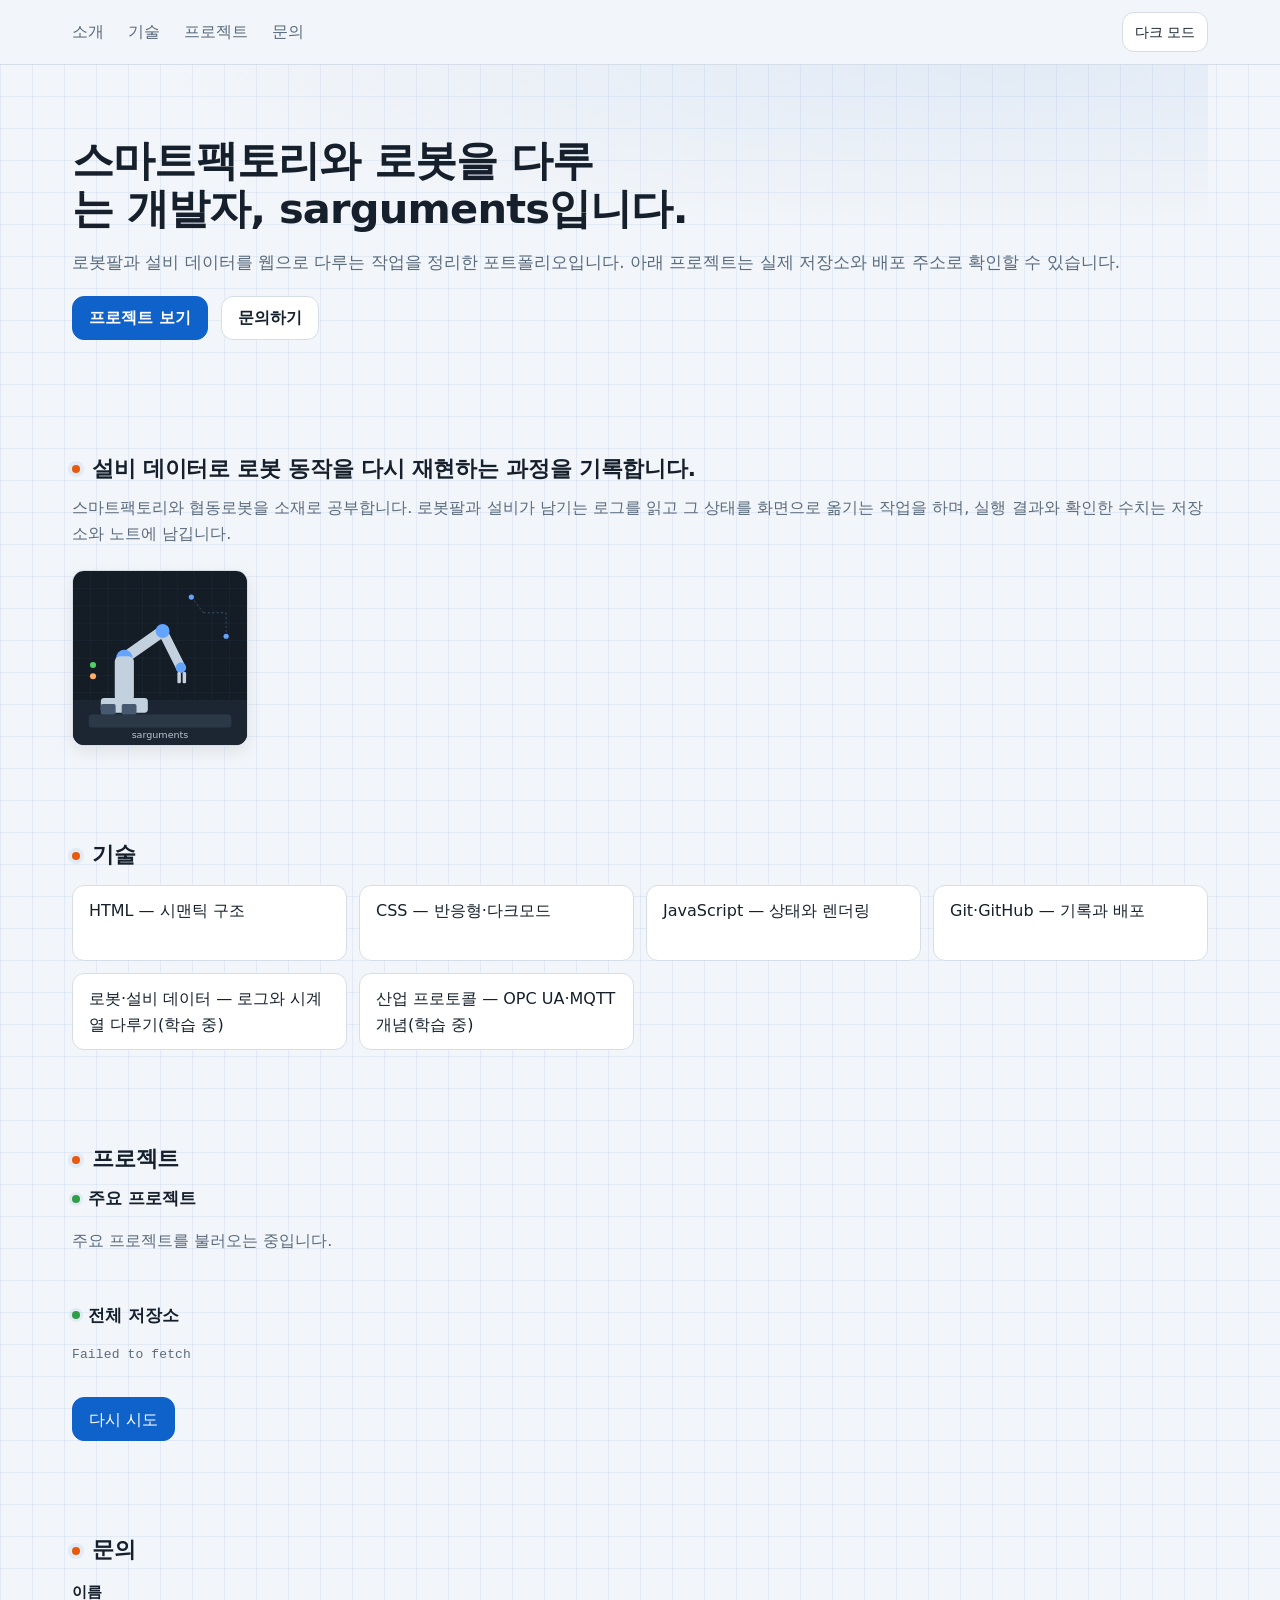
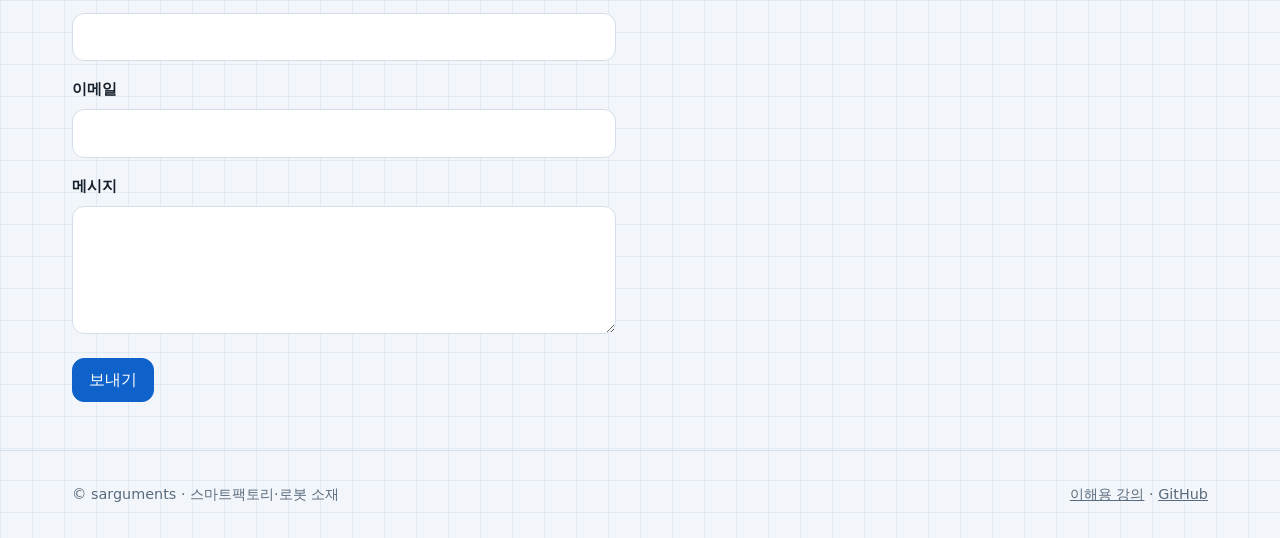
<file: index.html>
<!DOCTYPE html>
<!-- HTML5 문서 선언: 브라우저에게 최신 표준 모드로 해석하라고 알린다 -->
<html lang="ko">
<head>
  <meta charset="UTF-8" />
  <!-- 반응형 필수: 페이지 너비를 기기 화면 너비에 맞춘다 -->
  <meta name="viewport" content="width=device-width, initial-scale=1.0" />
  <title>sarguments 포트폴리오 — 스마트팩토리·로봇</title>
  <!-- 표현(CSS)은 구조(HTML)와 섞지 않고 외부 파일로 연결한다 -->
  <link rel="stylesheet" href="css/style.css" />
  <!-- 테마 선주입: 그리기 전에 저장된 테마를 html에 붙여 흰 번쩍임(FOUC)을 막는다.
       본문(main.js)보다 먼저 실행되어야 해서 head에 직접 둔다. -->
  <script>
    (function () {
      try {
        const saved = localStorage.getItem('user-theme');
        const systemDark = window.matchMedia('(prefers-color-scheme: dark)').matches;
        const theme = saved || (systemDark ? 'dark' : 'light');
        document.documentElement.setAttribute('data-theme', theme);

        console.log('[B1-1 THEME INIT]', {
          saved,
          systemDark,
          theme,
        });
      } catch (e) {
        console.error('[B1-1 THEME INIT ERROR]', e);
      }
    })();
  </script>
  <!-- 동작(JS)도 분리한다. defer는 HTML 해석을 막지 않고,
       해석이 끝난 뒤 순서대로 실행하라는 뜻이다 -->
  <script src="js/main.js" defer></script>
</head>
<body>
  <!-- 스킵링크: 키보드 사용자가 내비를 건너뛰고 본문으로 바로 이동한다 -->
  <a class="skip-link" href="#main">본문으로 건너뛰기</a>
  <header>
    <!-- aria-expanded·aria-controls: 메뉴 열림 상태와 대상을 스크린리더에 알린다. 초기값 false.
         아이콘은 CSS로 그리고, 스크린리더에는 숨긴 텍스트('메뉴')로 이름을 제공한다 -->
    <button type="button" id="menu-button" aria-expanded="false" aria-controls="primary-nav">
      <span class="menu-icon" aria-hidden="true"></span>
      <span class="sr-only">메뉴</span>
    </button>
    <button type="button" id="theme-toggle">다크 모드</button>
    <!-- nav 랜드마크: id로 메뉴 버튼과 연결하고 aria-label로 역할을 알린다 -->
    <nav id="primary-nav" aria-label="주요 탐색">
      <a href="#about">소개</a>
      <a href="#tech">기술</a>
      <a href="#project">프로젝트</a>
      <a href="#contact">문의</a>
    </nav>
  </header>
  <!-- 스킵링크의 목적지: 본문 랜드마크에 id를 부여한다 -->
  <main id="main">
    <section id="hero">
      <h1>스마트팩토리와 로봇을 다루는 개발자, sarguments입니다.</h1>
      <p>로봇팔과 설비 데이터를 웹으로 다루는 작업을 정리한 포트폴리오입니다. 아래 프로젝트는 실제 저장소와 배포 주소로 확인할 수 있습니다.</p>
      <p><a href="#project">프로젝트 보기</a> <a href="#contact">문의하기</a></p>
    </section>
    <section id="about" class="reveal">
      <h2>설비 데이터로 로봇 동작을 다시 재현하는 과정을 기록합니다.</h2>
      <p>스마트팩토리와 협동로봇을 소재로 공부합니다. 로봇팔과 설비가 남기는 로그를 읽고 그 상태를 화면으로 옮기는 작업을 하며, 실행 결과와 확인한 수치는 저장소와 노트에 남깁니다.</p>
      <img src="images/profile.svg" alt="협동로봇 셀 도해: 로봇팔과 컨베이어, 상태 표시등" />
    </section>
    <section id="tech" class="reveal">
      <h2>기술</h2>
      <ul>
        <li>HTML — 시맨틱 구조</li>
        <li>CSS — 반응형·다크모드</li>
        <li>JavaScript — 상태와 렌더링</li>
        <li>Git·GitHub — 기록과 배포</li>
        <li>로봇·설비 데이터 — 로그와 시계열 다루기(학습 중)</li>
        <li>산업 프로토콜 — OPC UA·MQTT 개념(학습 중)</li>
      </ul>
    </section>
    <section id="project" class="reveal">
      <h2>프로젝트</h2>
      <article>
        <h3>주요 프로젝트</h3>
        <!-- 고정한 저장소 자리. main.js가 주요 프로젝트만 골라 크게 그린다. -->
        <p id="featured-status" role="status" aria-live="polite">주요 프로젝트를 불러오는 중입니다.</p>
        <div id="featured-list"></div>
      </article>
      <article>
        <h3>전체 저장소</h3>
        <!-- 저장소 목록 자리. 상태 1개가 화면을 결정한다.
             로딩·성공·빈 결과·오류 모두 main.js가 이 안에 그린다. -->
        <!-- role=status: 목록 로딩·오류 상태 변화를 스크린리더가 자동으로 읽는다 -->
        <p id="repos-status" role="status" aria-live="polite">저장소 목록을 불러오는 중입니다.</p>
        <div id="repos-filters"></div>
        <div id="repos-list"></div>
        <!-- 기본은 9개까지만 보여 주고, 나머지는 이 버튼으로 펼친다 -->
        <button type="button" id="repos-more" hidden>전체 보기</button>
        <button type="button" id="repos-retry" hidden>다시 시도</button>
      </article>
    </section>
    <section id="contact" class="reveal">
      <h2>문의</h2>
      <!-- novalidate: 브라우저 기본 검증 풍선 대신 main.js의 필드별 커스텀 검증을 쓴다. -->
      <form novalidate>
        <label for="contact-name">이름</label>
        <!-- aria-describedby로 에러 문구와 연결, aria-invalid 초기값은 false -->
        <input type="text" id="contact-name" name="name" required aria-describedby="name-error" aria-invalid="false" />
        <!-- role=alert: 에러가 나타나면 스크린리더가 즉시 읽는다 -->
        <p id="name-error" role="alert"></p>
        <label for="contact-email">이메일</label>
        <input type="email" id="contact-email" name="email" required aria-describedby="email-error" aria-invalid="false" />
        <p id="email-error" role="alert"></p>
        <label for="contact-message">메시지</label>
        <textarea id="contact-message" name="message" required aria-describedby="message-error" aria-invalid="false"></textarea>
        <p id="message-error" role="alert"></p>
        <button type="submit">보내기</button>
        <!-- role=status: 전송 결과를 스크린리더가 자동으로 읽는다 -->
        <p id="form-result" role="status" aria-live="polite"></p>
      </form>
    </section>    
  </main>
  <!-- 맨 위로 버튼: 300px 이상 내리면 보인다. 동작은 main.js가 맡는다. -->
  <button type="button" id="top-button">위로</button>
  <footer>
    <div>© sarguments · 스마트팩토리·로봇 소재</div>
    <!-- 이해용 강의: 같은 저장소라 배포 페이지에서도 바로 열린다 -->
    <p><a href="presentation/">이해용 강의</a> · <a href="https://github.com/sarguments">GitHub</a></p>
  </footer>
</body>
</html>
</file>
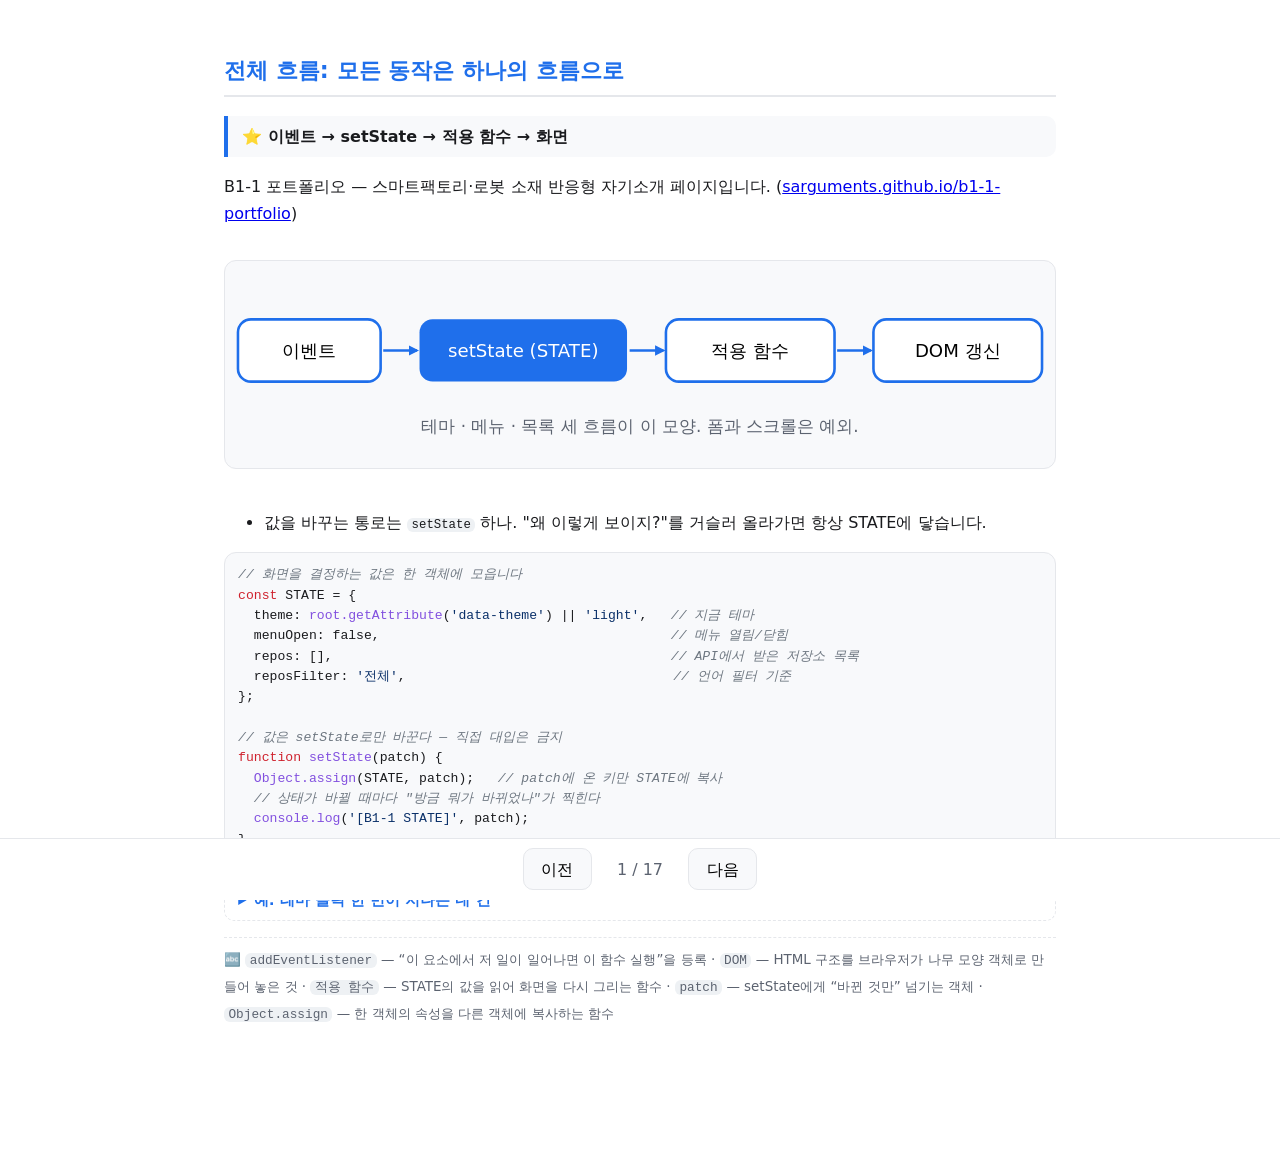
<file: presentation/index.html>
<!DOCTYPE html>
<html lang="ko">
<head>
<meta charset="UTF-8" />
<meta name="viewport" content="width=device-width, initial-scale=1.0" />
<title>B1-1 포트폴리오 발표</title>
<style>
  :root { --accent: #1f6feb; --ink: #1a1b1e; --muted: #5c6370; --card: #f8f9fb; --line: #e5e7eb; }
  * { box-sizing: border-box; }
  body { margin: 0; font-family: system-ui, -apple-system, "Segoe UI", sans-serif; color: var(--ink); line-height: 1.7; }
  .deck { max-width: 880px; margin: 0 auto; padding: 2rem 1.5rem 4rem; }
  .slides > section { display: none; }
  .slides > section.active { display: block; }
  h2 { font-size: 1.4rem; color: var(--accent); border-bottom: 2px solid var(--line); padding-bottom: .4rem; }
  li { margin: .4em 0; }
  code { background: #eef1f4; padding: 0 .35em; border-radius: 6px; font-size: .95em; }
  pre.code { font-size: .82rem; background: var(--card); border: 1px solid var(--line); border-radius: 12px; padding: .9em 1em; margin: 1em 0; overflow-x: auto; white-space: pre-wrap; overflow-wrap: anywhere; line-height: 1.55; }
  pre.code code { background: none; padding: 0; font-size: 1em; }
  .t-cm { color: #6e7781; font-style: italic; } .t-st { color: #0a3069; } .t-kw { color: #cf222e; }
  .t-nu { color: #0550ae; } .t-fn { color: #8250df; } .t-var { color: #953800; }
  .t-sel { color: #1f6feb; } .t-prop { color: #0550ae; } .t-tag { color: #116329; } .t-attr { color: #7d4e00; }
  .terms { margin-top: 1.2em; padding-top: .7em; border-top: 1px dashed var(--line); font-size: .84rem; color: var(--muted); line-height: 2; }
  .terms code { white-space: nowrap; }
  table { border-collapse: collapse; width: 100%; font-size: .92rem; margin: 1em 0; }
  th, td { border: 1px solid var(--line); padding: .45em .6em; text-align: left; vertical-align: top; }
  th { background: var(--card); }
  svg.diagram { width: 100%; height: auto; background: var(--card); border: 1px solid var(--line); border-radius: 12px; margin: 1em 0; }
  .nav { position: fixed; bottom: 0; left: 0; right: 0; background: #fff; border-top: 1px solid var(--line); display: flex; align-items: center; justify-content: center; gap: 1rem; padding: .6rem; }
  .nav button { font: inherit; padding: .4rem 1.1rem; border: 1px solid var(--line); border-radius: 10px; background: var(--card); cursor: pointer; }
  .nav button:hover { border-color: var(--accent); color: var(--accent); }
  #counter { color: var(--muted); min-width: 4em; text-align: center; }
  .claim { background: var(--card); border-left: 4px solid var(--accent); border-radius: 0 10px 10px 0; padding: .45em .9em; margin: 1em 0; font-weight: 600; }
  details { margin: 1em 0; padding: .55em .9em; border: 1px dashed var(--line); border-radius: 10px; font-size: .92rem; }
  details summary { cursor: pointer; font-weight: 600; color: var(--accent); }
  details[open] summary { margin-bottom: .5em; }
  .src { font-size: .84rem; color: var(--muted); margin: -.4em 0 1em; }
  .demo-log { background: var(--card); border: 1px solid var(--line); border-radius: 10px; padding: .6em .9em; font-family: ui-monospace, 'SF Mono', Menlo, monospace; font-size: .85rem; white-space: pre-wrap; margin: .6em 0; }
  .demo-btn { font: inherit; padding: .35rem 1rem; border: 1px solid var(--accent); border-radius: 10px; background: #fff; color: var(--accent); cursor: pointer; font-weight: 600; }
  .demo-btn:hover { background: var(--card); }
  .xss-pane { border: 1px solid var(--line); border-radius: 10px; padding: .6em .9em; margin: .5em 0; }
  .xss-pane b { display: block; font-size: .85rem; color: var(--muted); margin-bottom: .3em; }
  .flow-active { stroke: #e67700; stroke-width: 4; }
  /* ——— Q7 목업: 시맨틱 태그로 직접 지은 뼈대 그림 ——— */
  .q7-mock { --c-top: #e67700; --c-main: #1f6feb; --c-sec: #116329; --c-card: #8250df; --c-bot: #868e96; border: 2px solid var(--line); border-radius: 12px; padding: 10px; display: grid; gap: 8px; background: #fdfdfe; font-size: .85rem; margin: 1em 0; }
  .q7-mock header, .q7-mock main, .q7-mock .mblock, .q7-mock footer, .q7-mock nav, .q7-mock section, .q7-mock article { border: 1.5px solid var(--accent); border-radius: 8px; padding: 15px 7px 7px; position: relative; background: #fff; }
  .q7-mock header, .q7-mock nav { border-color: var(--c-top); }
  .q7-mock main, .q7-mock .mblock { border-color: var(--c-main); }
  .q7-mock section { border-color: var(--c-sec); }
  .q7-mock article { border-color: var(--c-card); }
  .q7-mock footer { border-color: var(--c-bot); }
  .q7-mock [data-t]::before { content: '<' attr(data-t) '>'; position: absolute; top: 3px; left: 6px; font-family: ui-monospace, 'SF Mono', Menlo, monospace; font-size: .64rem; font-weight: 500; line-height: 1; color: var(--accent); white-space: nowrap; overflow: hidden; max-width: calc(100% - 10px); }
  .q7-mock header > [data-t]::before, .q7-mock header[data-t]::before, .q7-mock nav[data-t]::before { color: var(--c-top); }
  .q7-mock main[data-t]::before, .q7-mock .mblock[data-t]::before { color: var(--c-main); }
  .q7-mock section[data-t]::before { color: var(--c-sec); }
  .q7-mock article[data-t]::before { color: var(--c-card); }
  .q7-mock footer[data-t]::before { color: var(--c-bot); }
  .q7-mock main, .q7-mock .mblock { display: grid; gap: 6px; }
  .q7-mock header { display: flex; gap: 6px; align-items: center; flex-wrap: wrap; }
  .q7-mock nav span { background: var(--card); border-radius: 6px; padding: 1px 7px; margin-right: 3px; }
  .q7-mock .kb { font: inherit; font-size: .8rem; border: 1px solid var(--line); border-radius: 8px; background: var(--card); padding: 1px 8px; color: var(--ink); }
  .q7-mock section { min-height: 44px; }
  .q7-mock footer { min-height: 26px; }
  .q7-mock .sk { display: inline-block; height: 7px; width: 60%; background: var(--line); border-radius: 4px; margin-top: 4px; }
  .q7-mock .cards { display: grid; grid-template-columns: repeat(4, 1fr); gap: 4px; margin-top: 6px; }
  .q7-mock .cards article { padding: 14px 4px 4px; min-height: 26px; border-style: dashed; }
  .q7-mock article.art-wrap { background: #faf5ff; }
  .q7-mock article.art-wrap .cards { margin-bottom: 2px; }
  .q7-mock.hl-root > header { background: #fff4e6; }
  .q7-mock.hl-root > main, .q7-mock.hl-root > .mblock { background: #f0f6ff; }
  .q7-mock.hl-root > footer { background: #f1f3f5; }
  .q7-mock.hl-sec > main section, .q7-mock.hl-sec > .mblock section { background: #e9f7ef; }
  .q7-legend { display: flex; flex-wrap: wrap; gap: .8em; font-size: .78rem; color: var(--muted); margin: 0; grid-column: 1 / -1; }
  .q7-legend i { display: inline-block; width: 10px; height: 10px; border-radius: 3px; margin-right: 4px; vertical-align: -1px; }
  .q7-legend .lh { background: var(--c-top, #e67700); } .q7-legend .lm { background: var(--c-main, #1f6feb); }
  .q7-legend .ls { background: var(--c-sec, #116329); } .q7-legend .lc { background: var(--c-card, #8250df); }
  .q7-legend .lcc { background: #fff; border: 1.5px dashed var(--c-card, #8250df); }
  .q7-legend .lf { background: var(--c-bot, #868e96); }
  @media (min-width: 1100px) { .q7-split { display: grid; grid-template-columns: 360px 1fr; gap: 1.2em; align-items: stretch; } .q7-mock { margin-top: 0; grid-template-rows: auto 1fr auto auto; } .q7-mock > main, .q7-mock > .mblock { grid-template-rows: repeat(5, 1fr); } }
  #q11-controls { display: flex; flex-wrap: wrap; gap: .4em; margin: .6em 0 .2em; }
  #q11-controls .demo-btn[aria-pressed="true"] { background: var(--accent); color: #fff; border-color: var(--accent); }
  .slides > section { padding-bottom: 4.5rem; }
  @media print { .nav { display: none; } .slides > section { display: block !important; page-break-before: always; border-top: 2px solid #ccc; padding: 1em 0; } }</style>
</head>
<body>
<div class="deck">
<svg width="0" height="0" style="position:absolute" aria-hidden="true"><defs>
<marker id="m-blue" viewBox="0 0 10 10" refX="8" refY="5" markerWidth="4" markerHeight="4" orient="auto-start-reverse"><path d="M0,0 L10,5 L0,10 z" fill="#1f6feb"/></marker>
<marker id="m-orange" viewBox="0 0 10 10" refX="8" refY="5" markerWidth="4" markerHeight="4" orient="auto-start-reverse"><path d="M0,0 L10,5 L0,10 z" fill="#e67700"/></marker>
<marker id="m-green" viewBox="0 0 10 10" refX="8" refY="5" markerWidth="4" markerHeight="4" orient="auto-start-reverse"><path d="M0,0 L10,5 L0,10 z" fill="#116329"/></marker>
</defs></svg>
<div class="slides">


<section>
<h2>전체 흐름: 모든 동작은 하나의 흐름으로</h2>
<p class="claim">⭐ 이벤트 → setState → 적용 함수 → 화면</p>
<p>B1-1 포트폴리오 — 스마트팩토리·로봇 소재 반응형 자기소개 페이지입니다. (<a href="https://sarguments.github.io/b1-1-portfolio/">sarguments.github.io/b1-1-portfolio</a>)</p>
<svg class="diagram" viewBox="0 0 640 160" role="img" aria-label="상태 렌더 흐름도">
<rect x="10" y="45" width="110" height="48" rx="10" fill="#fff" stroke="#1f6feb" stroke-width="2"/><text x="65" y="74" text-anchor="middle" font-size="14">이벤트</text>
<line x1="122" y1="69" x2="148" y2="69" stroke="#1f6feb" stroke-width="2" marker-end="url(#m-blue)"/>
<rect x="150" y="45" width="160" height="48" rx="10" fill="#1f6feb"/><text x="230" y="74" text-anchor="middle" fill="#fff" font-size="14">setState (STATE)</text>
<line x1="312" y1="69" x2="338" y2="69" stroke="#1f6feb" stroke-width="2" marker-end="url(#m-blue)"/>
<rect x="340" y="45" width="130" height="48" rx="10" fill="#fff" stroke="#1f6feb" stroke-width="2"/><text x="405" y="74" text-anchor="middle" font-size="14">적용 함수</text>
<line x1="472" y1="69" x2="498" y2="69" stroke="#1f6feb" stroke-width="2" marker-end="url(#m-blue)"/>
<rect x="500" y="45" width="130" height="48" rx="10" fill="#fff" stroke="#1f6feb" stroke-width="2"/><text x="565" y="74" text-anchor="middle" font-size="14">DOM 갱신</text>
<text x="320" y="132" text-anchor="middle" font-size="13" fill="#5c6370">테마 · 메뉴 · 목록 세 흐름이 이 모양. 폼과 스크롤은 예외.</text>
</svg>
<ul>
<li>값을 바꾸는 통로는 <code>setState</code> 하나. "왜 이렇게 보이지?"를 거슬러 올라가면 항상 STATE에 닿습니다.</li>
</ul>
<pre class="code" data-lang="js"><code>// 화면을 결정하는 값은 한 객체에 모읍니다
const STATE = {
  theme: root.getAttribute('data-theme') || 'light',   // 지금 테마
  menuOpen: false,                                     // 메뉴 열림/닫힘
  repos: [],                                           // API에서 받은 저장소 목록
  reposFilter: '전체',                                  // 언어 필터 기준
};

// 값은 setState로만 바꾼다 — 직접 대입은 금지
function setState(patch) {
  Object.assign(STATE, patch);   // patch에 온 키만 STATE에 복사
  // 상태가 바뀔 때마다 "방금 뭐가 바뀌었나"가 찍힌다
  console.log('[B1-1 STATE]', patch);
}</code></pre>
<details><summary>예: 테마 클릭 한 번이 지나는 네 칸</summary>
<p>테마 버튼을 누르면 <code>setState({ theme: 'dark' })</code>가 호출됩니다. <code>Object.assign</code>은 patch로 온 키만 붙이므로 <b><code>theme</code>만 바뀌고</b> 나머지는 그대로입니다. 그 다음 <code>applyTheme()</code>이 바뀐 값을 읽어 화면을 다시 그립니다. <code>STATE.theme = 'dark'</code>처럼 직접 대입하지 않고 일부러 함수를 거치는 이유는 코드 세 번째 줄입니다. 통로가 하나니, 모든 값 변경을 이 한 곳에서 지켜볼 수 있습니다.</p></details>
<div class="terms">🔤 <code>addEventListener</code> — “이 요소에서 저 일이 일어나면 이 함수 실행”을 등록 · <code>DOM</code> — HTML 구조를 브라우저가 나무 모양 객체로 만들어 놓은 것 · <code>적용 함수</code> — STATE의 값을 읽어 화면을 다시 그리는 함수 · <code>patch</code> — setState에게 “바뀐 것만” 넘기는 객체 · <code>Object.assign</code> — 한 객체의 속성을 다른 객체에 복사하는 함수</div>
</section>


<section>
<h2>Q1. 창을 줄이면 모바일 레이아웃으로 바뀌는가</h2>
<p class="claim">⭐ 모바일 퍼스트 — 좁은 화면이 기본, 넓어질 때 덧붙이기</p>
<svg class="diagram" viewBox="0 0 640 200" role="img" aria-label="브레이크포인트 도식">
<rect x="10" y="20" width="105" height="105" rx="10" fill="#1f6feb"/><text x="62" y="50" text-anchor="middle" fill="#fff" font-size="13" font-weight="bold">360px</text><text x="62" y="72" text-anchor="middle" fill="#fff" font-size="10.5">카드 1열 · 햄버거</text><text x="62" y="90" text-anchor="middle" fill="#dbe7ff" font-size="10.5">(쿼리 아님 · 기본)</text>
<line x1="117" y1="72" x2="133" y2="72" stroke="#1f6feb" stroke-width="2" marker-end="url(#m-blue)"/>
<rect x="135" y="20" width="140" height="105" rx="10" fill="#fff" stroke="#1f6feb" stroke-width="2"/><text x="205" y="50" text-anchor="middle" font-size="13" font-weight="bold">768px</text><text x="205" y="72" text-anchor="middle" font-size="10.5">분기 ①</text><text x="205" y="90" text-anchor="middle" font-size="10.5" fill="#5c6370">내비 펼침 · 카드 2열</text>
<line x1="277" y1="72" x2="293" y2="72" stroke="#1f6feb" stroke-width="2" marker-end="url(#m-blue)"/>
<rect x="295" y="20" width="150" height="105" rx="10" fill="#fff" stroke="#1f6feb" stroke-width="2"/><text x="370" y="50" text-anchor="middle" font-size="13" font-weight="bold">1024px</text><text x="370" y="72" text-anchor="middle" font-size="10.5">분기 ②</text><text x="370" y="90" text-anchor="middle" font-size="10.5" fill="#5c6370">최대폭 · 기술 4열</text>
<line x1="447" y1="72" x2="463" y2="72" stroke="#1f6feb" stroke-width="2" marker-end="url(#m-blue)"/>
<rect x="465" y="20" width="165" height="105" rx="10" fill="#116329"/><text x="547" y="45" text-anchor="middle" fill="#fff" font-size="13" font-weight="bold">1200px</text><text x="547" y="65" text-anchor="middle" fill="#d6f0dc" font-size="10.5">분기 ③</text><text x="547" y="83" text-anchor="middle" fill="#d6f0dc" font-size="10.5">본문 열 1200</text><text x="547" y="100" text-anchor="middle" fill="#d6f0dc" font-size="10.5">카드 3열 상한</text>
<text x="320" y="160" text-anchor="middle" font-size="12" fill="#5c6370">실측: 375px→1열 · 800px→2열 · 1100px→3열 · 1280px→3열(명시 상한)</text>
</svg>
<ul>
<li>360px 분기는 없습니다. 기본 스타일이 곧 360px 분기 입니다.</li>
</ul>
<pre class="code" data-lang="css"><code>/* 기본 = 좁은 화면 (미디어쿼리 불필요) */
nav         { display: none; }                    /* 햄버거 메뉴 */
#repos-list { grid-template-columns: 1fr; }       /* 카드 1열 */

@media (min-width: 768px) {
  nav { display: flex; }
  #repos-list { grid-template-columns: repeat(auto-fit, minmax(260px, 1fr)); }
}
@media (min-width: 1024px) {
  main { max-width: 1024px; margin-left: auto; margin-right: auto; }
  #tech ul { grid-template-columns: repeat(4, 1fr); }
}
@media (min-width: 1200px) {
  main { max-width: 1200px; }
  #repos-list { grid-template-columns: repeat(3, 1fr); }
}</code></pre>
<div class="terms">🔤 <code>미디어 쿼리</code> — “화면 너비 조건이면 이 스타일” 하는 CSS 조건문 · <code>모바일 퍼스트</code> — 좁은 화면을 기본으로 쓰고 넓어질 때 덧입히는 순서 · <code>auto-fit</code> — 격자에서 빈칸을 접어 카드로 채움 · <code>브레이크포인트</code> — 레이아웃이 바뀌는 화면 너비 지점</div>
</section>


<section>
<h2>Q2. 테마 토글이 새로고침 후에도 유지되는가</h2>
<p class="claim">⭐ 화면이 그려지기 전에 저장된 테마를 먼저 입힌다</p>
<svg class="diagram" viewBox="0 0 640 235" role="img" aria-label="FOUC 복원 시점 비교 도식">
<text x="14" y="55" font-size="12" fill="#b42318">틀리면</text>
<rect x="85" y="32" width="95" height="40" rx="10" fill="#fff" stroke="#1f6feb" stroke-width="2"/><text x="132" y="57" text-anchor="middle" font-size="12">HTML 해석</text>
<rect x="210" y="32" width="125" height="40" rx="10" fill="#fff" stroke="#b42318" stroke-width="2"/><text x="272" y="50" text-anchor="middle" font-size="12">흰 화면 먼저 그림</text><text x="272" y="25" text-anchor="middle" font-size="12" fill="#b42318">번쩍임</text>
<rect x="365" y="32" width="115" height="40" rx="10" fill="#fff" stroke="#1f6feb" stroke-width="2"/><text x="422" y="57" text-anchor="middle" font-size="12">main.js 실행</text>
<rect x="510" y="32" width="105" height="40" rx="10" fill="#fff" stroke="#1f6feb" stroke-width="2"/><text x="562" y="57" text-anchor="middle" font-size="12">dark 적용</text>
<line x1="180" y1="52" x2="208" y2="52" stroke="#1f6feb" stroke-width="2" marker-end="url(#m-blue)"/><line x1="335" y1="52" x2="363" y2="52" stroke="#1f6feb" stroke-width="2" marker-end="url(#m-blue)"/><line x1="480" y1="52" x2="508" y2="52" stroke="#1f6feb" stroke-width="2" marker-end="url(#m-blue)"/>
<text x="14" y="165" font-size="12" fill="#116329">이 페이지</text>
<rect x="85" y="142" width="95" height="40" rx="10" fill="#fff" stroke="#1f6feb" stroke-width="2"/><text x="132" y="167" text-anchor="middle" font-size="12">HTML 해석</text>
<rect x="210" y="142" width="125" height="40" rx="10" fill="#fff" stroke="#1f6feb" stroke-width="2"/><text x="272" y="160" text-anchor="middle" font-size="12">head에서</text><text x="272" y="176" text-anchor="middle" font-size="12">저장값 읽기</text>
<rect x="365" y="142" width="135" height="40" rx="10" fill="#fff" stroke="#1f6feb" stroke-width="2"/><text x="432" y="160" text-anchor="middle" font-size="12">data-theme</text><text x="432" y="176" text-anchor="middle" font-size="12">먼저 부착</text>
<rect x="530" y="142" width="85" height="40" rx="10" fill="#1f6feb"/><text x="572" y="167" text-anchor="middle" fill="#fff" font-size="12">첫 그림부터</text>
<line x1="180" y1="162" x2="206" y2="162" stroke="#1f6feb" stroke-width="2" marker-end="url(#m-blue)"/><line x1="335" y1="162" x2="361" y2="162" stroke="#1f6feb" stroke-width="2" marker-end="url(#m-blue)"/><line x1="500" y1="162" x2="526" y2="162" stroke="#1f6feb" stroke-width="2" marker-end="url(#m-blue)"/>
<text x="320" y="218" text-anchor="middle" font-size="13" fill="#5c6370">복원 시점이 첫 그림보다 앞이면 번쩍임은 0입니다.</text>
</svg>
<ul>
<li>복원의 주체는 main.js가 아니라 <code>&lt;head&gt;</code> 인라인 스크립트입니다. 첫 그림 전에 저장값을 읽어 속성을 박기 때문에 FOUC가 없습니다.</li>
<li>저장된 값이 없으면 OS 설정(<code>prefers-color-scheme</code>)을 따르고, 저장 실패는 <code>try/catch</code>로 삼켜 화면 전환만은 살아 있게 둡니다.</li>
</ul>
<details><summary>두 손의 코드 — 토글(main.js)과 복원(head)</summary>
<pre class="code" data-lang="html"><code>&lt;head&gt; 안에서 먼저 실행 — 그리기 전에 테마를 박는다
&lt;script&gt;
  (function () {
    try {
      const saved = localStorage.getItem('user-theme');
      const systemDark =
        window.matchMedia('(prefers-color-scheme: dark)').matches;
      document.documentElement.setAttribute(
        'data-theme', saved || (systemDark ? 'dark' : 'light'));
    } catch (e) {}
  })();
&lt;/script&gt;</code></pre>
<pre class="code" data-lang="js"><code>themeButton.addEventListener('click', () =&gt; {   // 버튼을 누르면 — main.js
  setState({ theme: STATE.theme === 'dark' ? 'light' : 'dark' });
  applyTheme();
});

function applyTheme() {
  root.setAttribute('data-theme', STATE.theme);          // 화면 전환
  try {
    localStorage.setItem('user-theme', STATE.theme);     // 복원용 저장
  } catch { /* 막혀도 메모리 상태만 유지, 화면은 동작 */ }
  themeButton.textContent = STATE.theme === 'dark' ? '라이트 모드' : '다크 모드';
}</code></pre>
<p class="src">전체: index.html:13–21 · js/main.js:25–40</p></details>
<div class="terms">🔤 <code>localStorage</code> — 새로고침에도 남는 브라우저 안쪽 저장 공간 · <code>FOUC</code> — 스타일 붙기 전 흰 화면이 찰나 번쩍이는 현상 · <code>defer</code> — 스크립트를 미리 받되 HTML 해석이 끝난 뒤 실행 보장 · <code>prefers-color-scheme</code> — OS가 다크 모드인지 물어보는 시스템 설정 · <code>(function(){…})()</code> — 익명 즉시 실행 함수. head 안의 임시 변수가 전역으로 새지 않게 감싸는 껍데기</div>
</section>


<section>
<h2>Q3. 메뉴·등장 애니메이션·맨 위로 버튼</h2>
<p class="claim">⭐ 무거운 계산은 브라우저에 — 감시는 <code>IntersectionObserver</code>, 표시는 <code>scroll</code></p>
<svg class="diagram" viewBox="0 0 640 150" role="img" aria-label="스크롤 임계값 도식">
<line x1="30" y1="85" x2="610" y2="85" stroke="#1f6feb" stroke-width="2" marker-end="url(#m-blue)"/>
<text x="30" y="115" text-anchor="start" font-size="12" fill="#5c6370">0 (맨 위)</text>
<line x1="95" y1="70" x2="95" y2="100" stroke="#e67700" stroke-width="3"/><text x="95" y="55" text-anchor="middle" font-size="13" font-weight="bold">60px</text><text x="95" y="133" text-anchor="middle" font-size="12" fill="#5c6370">내비 불투명+그림자</text>
<line x1="390" y1="70" x2="390" y2="100" stroke="#e67700" stroke-width="3"/><text x="390" y="55" text-anchor="middle" font-size="13" font-weight="bold">300px</text><text x="390" y="133" text-anchor="middle" font-size="12" fill="#5c6370">맨 위로 버튼 표시</text>
<text x="560" y="115" text-anchor="middle" font-size="12" fill="#5c6370">스크롤 양 (눈금 개념도)</text>
</svg>
<ul>
<li><b>메뉴</b>: <code>setState({menuOpen})</code> → <code>applyMenu</code>. 버튼 이름('메뉴')은 고정이고, 열림·닫힘은 <code>aria-expanded</code>(스크린리더)와 CSS 아이콘 형태(☰→✕)로 전달합니다.</li>
<li><b>등장</b>: 스크롤마다 계산하면 Reflow가 반복돼 버벅입니다. <code>IntersectionObserver</code>에 감시를 맡기고, 20% 지점에서 클래스를 붙인 뒤 <code>unobserve</code>로 감시를 끕니다 — 등장은 한 번뿐.</li>
<li><b>맨 위로</b>: 스크롤 이벤트 하나에서 300px는 버튼 표시, 60px는 내비 전환(불투명 배경+헤더 그림자)을 담당합니다. 클릭하면 <code>scrollTo({behavior:'smooth'})</code>로 올라갑니다.</li>
</ul>
<pre class="code" data-lang="js"><code>function applyMenu() {
  nav.classList.toggle('active', STATE.menuOpen);   // 보이는 메뉴
  // 버튼 이름은 '메뉴'로 고정. 열림/닫힘은 aria-expanded(스크린리더) + CSS 아이콘 형태로 전달.
  menuButton.setAttribute('aria-expanded', String(STATE.menuOpen));
}

const watcher = new IntersectionObserver((entries) =&gt; {
  entries.forEach((entry) =&gt; {
    if (entry.isIntersecting) {
      entry.target.classList.add('visible');   // 등장
      watcher.unobserve(entry.target);         // 본 구역은 감시 종료
    }
  });
}, { threshold: 0.2 });

window.addEventListener('scroll', () =&gt; {
  topButton.classList.toggle('show', window.scrollY &gt; 300);
  nav.classList.toggle('scrolled', window.scrollY &gt; 60);
});</code></pre>
<div class="terms">🔤 <code>IntersectionObserver · threshold</code> — 감시를 브라우저에 맡기는 API, 20% 보이면 발동하고 <code>unobserve</code>로 종료 · <code>aria-expanded</code> — 열림 상태를 스크린리더에 알림 · <code>Reflow</code> — 레이아웃 재계산, 스크롤마다 하면 버벅임 · <code>classList.toggle(이름, 조건)</code> — 참이면 붙이고 거짓이면 뗌 · <code>:has()</code> — 자식을 보고 조상을 고름(scrolled를 품은 header에 그림자) · <code>prefers-reduced-motion</code> — OS의 움직임 줄이기가 켜지면 애니메이션·부드러운 스크롤 정지</div>
</section>


<section>
<h2>Q4. 저장소 목록과 로딩·에러·빈 상태</h2>
<p class="claim">⭐ 서버가 404로 답해도 fetch는 성공</p>
<svg class="diagram" viewBox="0 0 640 260" role="img" aria-label="fetch 상태 분기도">
<rect x="230" y="8" width="180" height="44" rx="10" fill="#1f6feb"/><text x="320" y="36" text-anchor="middle" fill="#fff" font-size="15">fetch 요청</text>
<line x1="320" y1="52" x2="320" y2="72" stroke="#1f6feb" stroke-width="2" marker-end="url(#m-blue)"/>
<rect x="200" y="72" width="240" height="44" rx="10" fill="#fff" stroke="#1f6feb" stroke-width="2"/><text x="320" y="100" text-anchor="middle" font-size="14">res.ok 검사</text>
<line x1="230" y1="116" x2="115" y2="140" stroke="#1f6feb" stroke-width="2" marker-end="url(#m-blue)"/><line x1="320" y1="116" x2="320" y2="140" stroke="#1f6feb" stroke-width="2" marker-end="url(#m-blue)"/><line x1="410" y1="116" x2="525" y2="140" stroke="#1f6feb" stroke-width="2" marker-end="url(#m-blue)"/>
<rect x="20" y="140" width="190" height="44" rx="10" fill="#fff" stroke="#999" stroke-width="2"/><text x="115" y="162" text-anchor="middle" font-size="12">403 한도 초과</text><text x="115" y="178" text-anchor="middle" font-size="11" fill="#5c6370">GitHub 시간당 60회</text>
<rect x="225" y="140" width="190" height="44" rx="10" fill="#fff" stroke="#999" stroke-width="2"/><text x="320" y="162" text-anchor="middle" font-size="12">404 사용자 없음</text><text x="320" y="178" text-anchor="middle" font-size="11" fill="#5c6370">그 외 HTTP 상태 코드</text>
<rect x="430" y="140" width="190" height="44" rx="10" fill="#fff" stroke="#999" stroke-width="2"/><text x="525" y="162" text-anchor="middle" font-size="12">망 단절·타임아웃</text><text x="525" y="178" text-anchor="middle" font-size="11" fill="#5c6370">catch · 8초 abort</text>
<rect x="140" y="205" width="360" height="40" rx="10" fill="#f0f6ff" stroke="#1f6feb" stroke-width="2"/><text x="320" y="231" text-anchor="middle" font-size="13">로딩 · 성공 · 빈 결과 · 오류 → '다시 시도'</text>
</svg>
<ul>
<li><code>fetch</code>는 서버가 404·403으로 답해도 성공으로 끝납니다. 거절은 망이 끊길 때뿐 — 그래서 <code>res.ok</code>를 직접 검사해 실패를 내가 만듭니다.</li>
<li>타임아웃 8초(<code>AbortController.abort()</code>), 재시도는 버튼으로만 수동, 캐싱은 없습니다.</li>
</ul>
<details><summary>왜 실패를 '내가' 만드는가 — fetch 함정과 4가지 상태</summary>
<p>네 갈래가 서로 다른 말을 합니다. <b>403</b> 한도 초과 / <b>404</b> 사용자 없음 / <b>그 외 HTTP</b> 상태 코드(직접 throw) / <b>망 단절·타임아웃</b>(catch에 자연 발생). "catch 하나로 다 처리"가 아니라 화면에 보여줄 문구가 갈리기 때문입니다.</p>
<p>타임아웃의 작동 원리: <code>new AbortController()</code>가 취소 조종기이고, <code>controller.signal</code>(취소 센서)을 <code>fetch</code>에 붙여둡니다. 8초 뒤 <code>controller.abort()</code>가 호출되면 진행 중인 요청이 취소되면서 <code>fetch</code>가 실패로 바뀌어 <code>catch</code>로 떨어집니다. <code>fetch</code>에는 취소 버튼이 따로 없기 때문에, "늦은 응답을 버리는" 유일한 방법이 이 신호 연결입니다.</p></details>
<pre class="code" data-lang="js"><code>async function loadRepos() {
  const controller = new AbortController();
  let timedOut = false;
  // ① 8초 후: 취소 표시를 남기고 요청 취소
  const timeoutId = setTimeout(() =&gt; { timedOut = true; controller.abort(); }, 8000);
  try {
    const res = await fetch(reposURL, { signal: controller.signal });
    // ② 실패를 내가 만든다 — fetch는 404·403도 성공이라 ok를 직접 검사
    if (!res.ok) {
      if (res.status === 403) throw new Error('API 호출 한도를 초과했습니다. 잠시 후 다시 시도해주세요.');
      if (res.status === 404) throw new Error('사용자를 찾을 수 없습니다.');
      throw new Error(`로드 실패 (HTTP ${res.status})`);
    }
    renderRepos(await res.json());              // ③ 성공 → 카드 렌더
  } catch (err) {
    reposStatus.textContent = timedOut          // ④ 오류 문구(타임아웃 여부로 분기)
      ? '요청 시간이 초과됐습니다. 다시 시도해주세요.' : err.message;
    reposRetry.hidden = false;                  //     + 수동 재시도 버튼
  } finally {
    window.clearTimeout(timeoutId);             // ⑤ 성공·실패 모두 타이머 정리
  }
}</code></pre>
<p class="src">전체: js/main.js:243 — 로딩 문구·빈 결과 분기는 생략</p>
<details><summary>라이브 데모 — 없는 파일로 404를 직접 관측</summary>
<p>버튼이 없는 파일 <code>no-such-file-b11.json</code>을 실제로 요청합니다. 로그의 ①이 "fetch는 성공으로 끝난다", ②가 "실패는 내가 만든다"의 증거입니다.</p>
<p><button type="button" class="demo-btn" id="fetch-demo-btn">▶ 없는 파일 요청</button></p>
<pre class="demo-log" id="fetch-demo-log">대기 — 버튼을 누르면 실제 요청이 시작됩니다.</pre>
</details>
<div class="terms">🔤 <code>fetch · 프로미스</code> — 서버에 데이터를 주문하는 함수 · “나중에 답장” 표 · <code>response.ok</code> — 서버가 200번대로 성공 답했는지 표시 · <code>AbortController · signal · abort()</code> — 이미 보낸 요청을 취소하는 손잡이 · 손잡이에 붙이는 취소 센서 · 취소 실행 버튼 · <code>AbortError</code> — 취소로 인해 fetch가 실패로 바뀔 때 나는 오류 이름 · <code>timedOut</code> — catch에 모인 실패가 타임아웃인지 망 단절인지 구분하는 표시</div>
</section>


<section>
<h2>Q5. 폼 오류에 즉각 피드백이 뜨는가</h2>
<p class="claim">⭐ 폼에 대한 커스텀 에러 처리</p>
<svg class="diagram" viewBox="0 0 640 330" role="img" aria-label="폼 검증 흐름도">
<rect x="240" y="8" width="160" height="34" rx="10" fill="#1f6feb"/><text x="320" y="30" text-anchor="middle" fill="#fff" font-size="13">submit</text>
<line x1="320" y1="42" x2="320" y2="58" stroke="#1f6feb" stroke-width="2" marker-end="url(#m-blue)"/>
<rect x="235" y="58" width="170" height="32" rx="10" fill="#fff" stroke="#1f6feb" stroke-width="2"/><text x="320" y="79" text-anchor="middle" font-size="12">preventDefault() 막기</text>
<line x1="320" y1="90" x2="320" y2="106" stroke="#1f6feb" stroke-width="2" marker-end="url(#m-blue)"/>
<rect x="190" y="106" width="260" height="38" rx="10" fill="#fff" stroke="#1f6feb" stroke-width="2"/><text x="320" y="130" text-anchor="middle" font-size="12">세 필드 전수 검사</text>
<line x1="320" y1="144" x2="320" y2="162" stroke="#1f6feb" stroke-width="2" marker-end="url(#m-blue)"/>
<polygon points="320,162 425,196 320,230 215,196" fill="#f8f9fb" stroke="#1f6feb" stroke-width="2"/><text x="320" y="201" text-anchor="middle" font-size="13" font-weight="bold">다 통과?</text>
<line x1="425" y1="196" x2="452" y2="196" stroke="#116329" stroke-width="2" marker-end="url(#m-green)"/><text x="438" y="189" text-anchor="middle" font-size="11" fill="#116329">예</text>
<rect x="452" y="178" width="180" height="38" rx="10" fill="#e6f4ea" stroke="#116329" stroke-width="2"/><text x="542" y="195" text-anchor="middle" font-size="12">성공 문구 + 폼 초기화</text>
<line x1="215" y1="196" x2="188" y2="196" stroke="#e67700" stroke-width="2" marker-end="url(#m-orange)"/><text x="203" y="189" text-anchor="middle" font-size="11" fill="#e67700">아니오</text>
<rect x="8" y="178" width="180" height="38" rx="10" fill="#fff8e6" stroke="#e67700" stroke-width="2"/><text x="98" y="195" text-anchor="middle" font-size="12">오류 문구 표시 (role=alert)</text><text x="98" y="210" text-anchor="middle" font-size="10.5" fill="#5c6370">aria-describedby로 연결</text>
<line x1="60" y1="216" x2="60" y2="242" stroke="#e67700" stroke-width="2" marker-end="url(#m-orange)"/><line x1="140" y1="242" x2="140" y2="216" stroke="#1f6feb" stroke-width="2" stroke-dasharray="4 3" marker-end="url(#m-blue)"/><text x="150" y="234" font-size="10.5" fill="#5c6370">재검사로 문구 갱신</text>
<rect x="8" y="242" width="180" height="56" rx="10" fill="#fff" stroke="#1f6feb" stroke-width="2"/><text x="98" y="260" text-anchor="middle" font-size="12">입력 이벤트</text><text x="98" y="276" text-anchor="middle" font-size="10.5" fill="#5c6370">처음 제출 전이면: 문구만 지움</text><text x="98" y="291" text-anchor="middle" font-size="10.5" fill="#5c6370">한 번 실패 후면: 그 필드 재검사</text>
<text x="320" y="322" text-anchor="middle" font-size="13" fill="#5c6370">첫 단계가 preventDefault인 이유: 통과 여부와 무관하게 화면이 새로고침되면 결과가 사라집니다.</text>
</svg>
<ul>
<li>브라우저 기본 검증은 폼에 <code>novalidate</code>를 붙여 껐습니다. 네이티브 풍선이 먼저 뜨면 커스텀 문구가 가려지기 때문입니다.</li>
<li>오류는 입력칸에 <code>aria-describedby</code>로 연결된 <code>role=alert</code> 자리에 뜹니다 — 보이는 문구와 읽히는 문구가 같은 자리 하나입니다.</li>
<li>제출 시점에 <code>submitAttempted</code>를 true로 세우고 성공하면 false로 돌립니다. 이 표시가 입력 중 반응을 둘로 가릅니다.</li>
</ul>
<pre class="code" data-lang="html"><code>&lt;form novalidate&gt;
  &lt;label for="contact-name"&gt;이름&lt;/label&gt;
  &lt;input type="text" id="contact-name" name="name" required
         aria-describedby="name-error" aria-invalid="false" /&gt;
  &lt;p id="name-error" role="alert"&gt;&lt;/p&gt;
  ...
&lt;/form&gt;</code></pre>
<pre class="code" data-lang="js"><code>let submitAttempted = false;   // 입력 중 반응의 스위치
form.addEventListener('submit', (event) =&gt; {
  event.preventDefault();      // 안 막으면 검사 결과가 새로고침에 날아간다
  submitAttempted = true;
  const valid = [checkName(), checkEmail(), checkMessage()].every((ok) =&gt; ok);
  if (valid) {                 // 성공: 스위치 원위치 + 문구 + 초기화
    submitAttempted = false;
    document.querySelector('#form-result').textContent = '메시지를 받았습니다.';
    form.reset();
  }
});
userName.addEventListener('input', () =&gt; {
  if (submitAttempted) checkName();            // 실패 후: 그 필드 즉시 재검사
  else clearFieldError(userName, nameError);   // 이전: 문구만 지움
});</code></pre>
<p class="src">전체: js/main.js:141–177 (email·message 입력도 동일)</p>
<div class="terms">🔤 <code>novalidate</code> — 브라우저가 원래 하던 검증을 꺼 달라는 선언 · <code>preventDefault()</code> — 브라우저 기본 행동(제출 시 새로고침) 취소 · <code>aria-describedby</code> — 입력칸을 설명 문구와 연결 · <code>role=alert</code> — 문구가 뜨면 스크린리더가 즉시 읽는 자리 · <code>submitAttempted</code> — '한 번이라도 제출을 시도했는가' 표시. false면 입력 중 오류 지우기만, true면 그 필드 재검사 · <code>.every()</code> — 배열의 모든 항목이 참일 때만 참을 돌려주는 함수</div>
</section>


<section>
<h2>Q6. 왜 세 개의 파일인가</h2>
<p class="claim">⭐ 변경 최소화.</p>
<ul>
<li>목적은 깔끔함이 아니라 <b>독립된 변경</b>입니다.</li>
<li>분리를 유지하는 규칙: 인라인 <code>onclick</code>·스타일 금지, <code>var</code> 금지(<code>const</code>·<code>let</code> 사용), <code>'use strict'</code> + <code>DOMContentLoaded</code>.</li>
</ul>
<details><summary>규칙마다 이유가 있다 — 의지력·defer·var</summary>
<p>한 파일에 다 넣으면 "하나라만 건드린다"는 약속이 의지력이 되는데, 의지력은 반드시 무너집니다. 파일로 나누면 구조가 막아줍니다.</p>
<p>script 줄의 <code>defer</code>는 두 줄의 순서 약속입니다: HTML 해석을 막지 않고 해석이 끝난 뒤 실행. <code>async</code>는 중간에라도 달려들므로 DOM이 아직 없을 수 있습니다. 원문 요구사항이 defer를 지정한 이유도 여기입니다.</p>
<p><code>var</code> 금지는 함수 스코프·호이스팅·중복 선언 문제를 상수 <code>const</code>와 재할당만 허용하는 <code>let</code>으로 원천 차단하기 위함이고, 인라인 금지 규칙은 구조 파일에 표현·동작을 되집어넣지 않게 하려는 것입니다.</p></details>
<pre class="code" data-lang="html"><code>&lt;!-- 표현(CSS)은 구조(HTML)와 섞지 않고 외부 파일로 연결한다 --&gt;
&lt;link rel="stylesheet" href="css/style.css" /&gt;
  …
&lt;!-- 동작(JS)도 분리한다. defer는 HTML 해석을 막지 않고,
     해석이 끝난 뒤 순서대로 실행하라는 뜻이다 --&gt;
&lt;script src="js/main.js" defer&gt;&lt;/script&gt;</code></pre>
<div class="terms">🔤 <code>독립된 변경</code> — 하나를 고칠 때 나머지를 열 필요가 없는 상태 · <code>결합 지점</code> — 파일들이 서로를 아는 유일한 자리, 여기선 link·script 두 줄 · <code>defer · async</code> — 해석 끝난 뒤 실행 · 다운로드 끝나면 중간에도 실행(DOM 준비 안 됨) · <code>DOMContentLoaded</code> — HTML 해석이 끝나 준비됐다는 이벤트 · <code>const · let</code> — 재할당 불가 상수 · 재할당 가능 선언(var의 스코프·호이스팅 문제 회피) · <code>'use strict'</code> — 파일 최상위 선언. 조용히 넘어가는 실수(미선언 변수 대입 등)를 즉각 오류로 바꿔 잡아준다</div>
</section>


<section>
<h2>Q7. 시맨틱 태그와 그 기준 — 뼈대</h2>
<p class="claim">⭐ 선택 기준은 하나 — div만 쓰면 보조기기가 각 부분의 역할을 모릅니다. 태그 이름이 곧 설명</p>
<div class="q7-split">
<div class="q7-mock hl-root" aria-hidden="true">
  <header data-t="header">
    <button type="button" class="kb" tabindex="-1">메뉴</button>
    <button type="button" class="kb" tabindex="-1">다크 모드</button>
    <nav data-t="nav"><span>소개</span><span>기술</span><span>프로젝트</span><span>문의</span></nav>
  </header>
  <main data-t="main id=main">
    <section data-t="section#hero"><span class="sk"></span></section>
    <section data-t="section#about"><span class="sk"></span></section>
    <section data-t="section#tech"><span class="sk"></span></section>
    <section data-t="section#project"><div class="cards"><article data-t="카드"></article><article></article><article></article><article></article></div></section>
    <section data-t="section#contact"><span class="sk"></span></section>
  </main>
  <footer data-t="footer"><span class="sk" style="width:40%"></span></footer>
  <p class="q7-legend"><span><i class="lh"></i>header·nav</span><span><i class="lm"></i>main</span><span><i class="ls"></i>section</span><span><i class="lcc"></i>article</span><span><i class="lf"></i>footer</span></p>
</div>
<div>
<table>
<tr><th>요소</th><th>여기가 뭐하는 자리인가</th></tr>
<tr><td><code>a.skip-link</code></td><td>평소엔 화면 밖(<code>top:-100px</code>)에 있다가 Tab 포커스가 오면 나타나는 본문 점프 링크. 내비를 키보드로 다 넘기지 않습니다</td></tr>
<tr><td><code>header</code></td><td>문서의 시작. 메뉴 버튼·테마 토글·내비가 매달립니다</td></tr>
<tr><td>└ <code>nav</code></td><td>앵커 링크 목록. <code>aria-expanded</code>·<code>aria-controls</code>로 메뉴 버튼과 연결됩니다</td></tr>
<tr><td><code>main</code></td><td>문서에 딱 하나. 스킵링크가 도착하는 자리(<code>id="main"</code>)</td></tr>
<tr><td><code>footer</code></td><td>문서의 끝. 발표 자료와 GitHub 링크</td></tr>
</table>
<pre class="code" data-lang="html"><code>&lt;a class="skip-link" href="#main"&gt;본문으로 건너뛰기&lt;/a&gt;
&lt;header&gt;
  &lt;button id="menu-button"
          aria-expanded="false" aria-controls="primary-nav"&gt;
    &lt;span class="menu-icon" aria-hidden="true"&gt;&lt;/span&gt; &lt;!-- CSS ☰--&gt;
    &lt;span class="sr-only"&gt;메뉴&lt;/span&gt;
  &lt;/button&gt;
  &lt;button id="theme-toggle"&gt;다크 모드&lt;/button&gt;
  &lt;nav id="primary-nav" aria-label="주요 탐색"&gt;
    소개 · 기술 · 프로젝트 · 문의 링크 4개
  &lt;/nav&gt;
&lt;/header&gt;
&lt;main id="main"&gt; … &lt;/main&gt;
&lt;footer&gt; … &lt;/footer&gt;</code></pre>
</div>
</div>
<div class="terms">🔤 <code>시맨틱 태그</code> — 이름 자체가 역할까지 알리는 태그 · <code>스킵링크</code> — 키보드 사용자가 메뉴를 건너뛰는 링크 · <code>aria-controls</code> — 버튼이 여닫는 대상을 id로 짝지음 · <code>스크린리더</code> — 화면을 소리 읽어 주는 보조기기</div>
</section>


<section>
<h2>Q7. 시맨틱 태그와 그 기준 — main 안</h2>
<p class="claim">⭐ main 안의 다섯 구역(<code>section</code>)이 앵커의 지점</p>
<div class="q7-split">
<div class="q7-mock hl-sec" aria-hidden="true">
  <header data-t="header"><span class="sk" style="width:80%"></span></header>
  <div class="mblock" data-t="main id=main">
    <section data-t="section#hero"><span class="sk"></span></section>
    <section data-t="section#about"><span class="sk"></span></section>
    <section data-t="section#tech"><span class="sk"></span></section>
    <section data-t="section#project"><article class="art-wrap" data-t="article 래퍼"><div class="cards"><article data-t="카드"></article><article></article><article></article><article></article></div></article></section>
    <section data-t="section#contact"><span class="sk"></span></section>
  </div>
  <footer data-t="footer"><span class="sk" style="width:40%"></span></footer>
  <p class="q7-legend"><span><i class="lh"></i>header·nav</span><span><i class="lm"></i>main</span><span><i class="ls"></i>section</span><span><i class="lc"></i>article 래퍼</span><span><i class="lcc"></i>article 카드</span><span><i class="lf"></i>footer</span></p>
</div>
<div>
<table>
<tr><th>요소</th><th>여기가 뭐하는 자리인가</th></tr>
<tr><td><code>section#hero</code></td><td>첫 화면 자기소개. 문서에 유일한 <code>h1</code>을 가집니다</td></tr>
<tr><td><code>section#about</code></td><td>소개 문단 + 프로필 이미지. 이미지에 <code>alt</code> 한 줄</td></tr>
<tr><td><code>section#tech</code></td><td>정적 기술 목록(<code>ul</code>)</td></tr>
<tr><td><code>section#project</code></td><td>저장소 목록 자리. 안에 래퍼 <code>article</code> 하나를 둡니다</td></tr>
<tr><td>└ <code>article</code> (래퍼)</td><td>상태 문구·필터·목록을 담는 정적틀. JS가 만들지 않는 자리 잡기용</td></tr>
<tr><td>└└ <code>article</code> (카드)</td><td>JS가 저장소마다 생성. 글감 안의 작은 글감 — <code>article</code> 중첩은 의도된 구조입니다</td></tr>
<tr><td><code>section#contact</code></td><td>문의 폼. 모든 입력이 <code>label for</code> ↔ <code>id</code>로 짝을 이룹니다</td></tr>
</table>
<pre class="code" data-lang="html"><code>&lt;main id="main"&gt;
  &lt;section id="hero"&gt;&lt;h1&gt;…&lt;/h1&gt; …&lt;/section&gt;
  &lt;section id="about" class="reveal"&gt;
    소개 문단 …
    &lt;img src="images/profile.svg" alt="sarguments 프로필 사진" /&gt;
  &lt;/section&gt;
  &lt;section id="tech" class="reveal"&gt;&lt;ul&gt;기술 4개&lt;/ul&gt;&lt;/section&gt;
  &lt;section id="project" class="reveal"&gt;
    &lt;article&gt;상태 문구 · 필터 · 카드 목록&lt;/article&gt;
  &lt;/section&gt;
  &lt;section id="contact" class="reveal"&gt;
    &lt;form novalidate&gt; … &lt;/form&gt;
  &lt;/section&gt;
&lt;/main&gt;</code></pre>
</div>
</div>
<div class="terms">🔤 <code>label ↔ id</code> — 이름표와 입력칸을 짝지어 연결 · <code>alt</code> — 이미지를 못 볼 때 대신 읽는 한 줄 설명 · <code>article</code> — 그 자체로 독립된 내용 덩어리(글감)</div>
</section>


<section>
<h2>Q8. CSS 변수를 왜 모았나</h2>
<p class="claim">⭐ 값이 아니라 이름을 참조 — 다크 테마는 스타일 세트 교체</p>
<svg class="diagram" viewBox="0 0 640 220" role="img" aria-label="CSS 변수 정의와 참조 도식">
<rect x="18" y="24" width="180" height="52" rx="10" fill="#1f6feb"/><text x="108" y="44" text-anchor="middle" fill="#fff" font-size="12" font-weight="bold">:root — 정의 한 곳</text><text x="108" y="62" text-anchor="middle" fill="#dbe7ff" font-size="10.5">--bg · --text · --accent (라이트 기본)</text>
<rect x="18" y="140" width="180" height="52" rx="10" fill="#fff" stroke="#e67700" stroke-width="2"/><text x="108" y="160" text-anchor="middle" font-size="12" font-weight="bold">[data-theme="dark"]</text><text x="108" y="178" text-anchor="middle" font-size="10.5" fill="#5c6370">같은 이름, 다른 값</text>
<rect x="266" y="80" width="118" height="40" rx="10" fill="#fff" stroke="#1f6feb" stroke-width="2"/><text x="325" y="97" text-anchor="middle" font-size="12">var(--이름)</text><text x="325" y="112" text-anchor="middle" font-size="10.5" fill="#5c6370">값이 아니라 이름으로</text>
<line x1="198" y1="58" x2="264" y2="90" stroke="#1f6feb" stroke-width="2" marker-end="url(#m-blue)"/>
<line x1="198" y1="158" x2="264" y2="112" stroke="#e67700" stroke-width="2" stroke-dasharray="4 3" marker-end="url(#m-orange)"/>
<text x="196" y="128" text-anchor="middle" font-size="10.5" fill="#e67700">다크일 때만</text>
<rect x="470" y="26" width="152" height="40" rx="10" fill="#fff" stroke="#999" stroke-width="2"/><text x="546" y="50" text-anchor="middle" font-size="11">body · 버튼 · 카드</text>
<rect x="470" y="84" width="152" height="40" rx="10" fill="#fff" stroke="#999" stroke-width="2"/><text x="546" y="108" text-anchor="middle" font-size="11">링크 · 포커스 · 상태</text>
<rect x="470" y="142" width="152" height="40" rx="10" fill="#fff" stroke="#999" stroke-width="2"/><text x="546" y="166" text-anchor="middle" font-size="11">간격 규칙 --space</text>
<line x1="384" y1="88" x2="468" y2="50" stroke="#1f6feb" stroke-width="2" marker-end="url(#m-blue)"/>
<line x1="384" y1="100" x2="468" y2="104" stroke="#1f6feb" stroke-width="2" marker-end="url(#m-blue)"/>
<line x1="384" y1="112" x2="468" y2="158" stroke="#1f6feb" stroke-width="2" marker-end="url(#m-blue)"/>
<text x="320" y="208" text-anchor="middle" font-size="13" fill="#5c6370">참조자는 값 모르고 이름만 압니다. 세트를 갈아끼우면 화면 전체가 따라 바뀝니다.</text>
</svg>
<ul>
<li>색·간격·모서리 값을 <code>:root</code>에 한 번씩 정의하고 <code>var(--이름)</code>으로 재사용합니다. 값을 고칠 일이 생기면 정의 한 곳만 건드립니다.</li>
<li>다크모드는 새 스타일이 아니라 같은 이름의 다른 값입니다. <code>[data-theme="dark"]</code> 블록이 변수만 덮어쓰면, 변수를 참조하는 아래쪽 스타일 전부가 자동으로 따라 바뀝니다.</li>
<li>JS는 색 값을 전혀 만지지 않습니다. <code>data-theme</code> 속성만 바꿉니다. 표현은 CSS의 일이라는 분리가 테마 전환에서도 지켜집니다.</li>
</ul>
<pre class="code" data-lang="css"><code>:root {                          /* 라이트가 기본값 */
  --bg: #ffffff;
  --text: #1a1b1e;
  --accent: #1f6feb;
}
[data-theme="dark"] {            /* 이름은 두고 값만 갈아끼움 */
  --bg: #121212;
  --text: #f1f3f5;
  --accent: #6ea8fe;
}

body { background: var(--bg); color: var(--text); }   // 참조자는 그대로</code></pre>
<div class="terms">🔤 <code>CSS 사용자 정의 속성</code> — 값에 --이름을 붙여 한 곳에 정의하고 재사용 · <code>:root</code> — 문서의 최상위 — 변수를 모으는 정의 자리 · <code>data-* 속성</code> — HTML·CSS·JS가 자유 이름으로 약속을 주고받는 속성</div>
</section>


<section>
<h2>Q9. onclick 대신 addEventListener</h2>
<p class="claim">⭐ 각 버튼에 리스너가 아닌, 부모 리스너 - 자식 이벤트 위임</p>
<svg class="diagram" viewBox="0 0 640 250" role="img" aria-label="이벤트 위임 버블링 도식">
<rect x="16" y="40" width="340" height="140" rx="12" fill="#fff" stroke="#1f6feb" stroke-width="2"/>
<text x="186" y="62" text-anchor="middle" font-size="12" font-weight="bold">#repos-filters · 리스너 1개</text>
<rect x="38" y="88" width="88" height="44" rx="8" fill="#fff" stroke="#999" stroke-width="2"/><text x="82" y="114" text-anchor="middle" font-size="11">전체</text>
<rect x="142" y="88" width="88" height="44" rx="8" fill="#f0f6ff" stroke="#e67700" stroke-width="2"/><text x="186" y="114" text-anchor="middle" font-size="11">JavaScript</text>
<rect x="246" y="88" width="88" height="44" rx="8" fill="#fff" stroke="#999" stroke-width="2"/><text x="290" y="114" text-anchor="middle" font-size="11">CSS</text>
<text x="173" y="79" text-anchor="end" font-size="10.5" fill="#e67700">클릭</text>
<line x1="186" y1="86" x2="186" y2="68" stroke="#e67700" stroke-width="2" marker-end="url(#m-orange)"/>
<line x1="356" y1="88" x2="398" y2="44" stroke="#1f6feb" stroke-width="2" marker-end="url(#m-blue)"/>
<rect x="400" y="18" width="220" height="36" rx="10" fill="#fff" stroke="#1f6feb" stroke-width="2"/><text x="510" y="41" text-anchor="middle" font-size="11.5">① closest() — 눌린 버튼만 골라냄</text>
<line x1="510" y1="54" x2="510" y2="84" stroke="#1f6feb" stroke-width="2" marker-end="url(#m-blue)"/>
<rect x="400" y="88" width="220" height="36" rx="10" fill="#fff" stroke="#1f6feb" stroke-width="2"/><text x="510" y="111" text-anchor="middle" font-size="11.5">② setState({ reposFilter })</text>
<line x1="510" y1="124" x2="510" y2="154" stroke="#1f6feb" stroke-width="2" marker-end="url(#m-blue)"/>
<rect x="400" y="158" width="220" height="44" rx="10" fill="#fff" stroke="#1f6feb" stroke-width="2"/><text x="510" y="176" text-anchor="middle" font-size="11.5">③ renderRepos — 버튼 다시 그림</text><text x="510" y="193" text-anchor="middle" font-size="10.5" fill="#5c6370">자식은 값(data-filter)만 싣고 태어남</text>
<line x1="400" y1="190" x2="360" y2="160" stroke="#e67700" stroke-width="2" stroke-dasharray="4 3" marker-end="url(#m-orange)"/>
<text x="186" y="200" text-anchor="middle" font-size="10.5" fill="#e67700">다시 그려도 — 리스너는 부모에 그대로</text>
<text x="320" y="234" text-anchor="middle" font-size="13" fill="#5c6370">자식 클릭은 부모에서 한 번에 받고, 구분은 closest가 합니다.</text>
</svg>
<ul>
<li>구조와 동작의 분리 — HTML에 행동을 박아두면 세 파일로 나눈 의미가 무너집니다.</li>
<li><code>onclick</code>은 속성 하나라 두 번째 대입이 첫 번째를 덮어씁니다. <code>addEventListener</code>는 여러 개를 붙일 수 있습니다. 이 페이지의 리스너는 열 곳, <code>onclick</code>은 0건입니다.</li>
<li>필터 버튼은 <b>이벤트 위임</b>: 버튼은 <code>data-filter</code> 값만 싣고, 클릭은 부모 리스너가 받아 <code>closest</code>로 구분합니다.</li>
</ul>
<pre class="code" data-lang="js"><code>// 버튼은 식별 값만 싣습니다 — 리스너를 달지 않아요
function renderFilters(repos) {
  langs.forEach((lang) =&gt; {
    const btn = document.createElement('button');
    btn.textContent = lang;
    btn.dataset.filter = lang;         // data-filter 값만
    filters.appendChild(btn);
  });
}

// 클릭은 부모(#repos-filters) 리스너 하나가 받고,
// 눌린 버튼은 closest로 고릅니다
document.querySelector('#repos-filters')
  .addEventListener('click', (event) =&gt; {
    const btn = event.target.closest('button[data-filter]');
    if (!btn) return;
    setState({ reposFilter: btn.dataset.filter });
    renderRepos(STATE.repos);
  });</code></pre>
<details><summary>data-filter와 dataset.filter — 같은 값의 두 이름</summary>
<p><code>data-*</code>는 HTML5가 요소에 임의 정보를 심어두라고 표준으로 마련한 어트리뷰트입니다. JS는 이걸 <code>dataset</code>이라는 전용 지도로 보여줍니다.</p>
<pre class="code" data-lang="js"><code>&lt;button data-filter="JavaScript"&gt;   &lt;!-- HTML에 심은 값 --&gt;
btn.dataset.filter                    // 'JavaScript' — 읽기
btn.dataset.filter = 'CSS'            // 쓰면 어트리뷰트가 즉시 따라 바뀜</code></pre>
<p>이름이 다른 이유 셋: ① <code>data-</code>는 표준 속성(href·class)과의 충돌을 막는 표시, ② <code>dataset</code>은 data-*만 모은 상자의 이름이라 접두사가 중복이라 빠짐, ③ 하이픈은 점 표기에서 빼기 연산자로 오해되니 camelCase로 다듬음 — <code>data-user-id</code> → <code>dataset.userId</code>.</p></details>
<div class="terms">🔤 <code>이벤트 위임</code> — 자식 여러 개의 이벤트를 부모 리스너 하나로 받음 · <code>closest()</code> — 눌린 지점에서 조건에 맞는 조상을 거슬러 검색 · <code>onclick</code> — HTML에 직접 박는 행동 — 재대입 시 덮어써짐 · <code>dataset</code> — data-* 어트리뷰트를 지도처럼 보는 창. <code>dataset.filter</code> ≡ <code>data-filter</code></div>
</section>


<section>
<h2>Q10. 다크모드 한 흐름을 처음부터 끝까지</h2>
<p class="claim">⭐ 여덟 칸이지만 통로는 하나 — 바꾸는 곳 한 곳(②), 그리는 줄(③④⑤), 저장 한 곳(⑦)</p>
<svg class="diagram" viewBox="0 0 640 200" role="img" aria-label="다크모드 8단계 흐름도">
<rect x="8" y="14" width="140" height="48" rx="10" fill="#fff" stroke="#1f6feb" stroke-width="2"/><text x="78" y="34" text-anchor="middle" font-size="12" font-weight="bold">① 클릭</text><text x="78" y="52" text-anchor="middle" font-size="10.5" fill="#5c6370">theme-toggle</text>
<line x1="148" y1="38" x2="166" y2="38" stroke="#1f6feb" stroke-width="2" marker-end="url(#m-blue)"/>
<rect x="168" y="14" width="140" height="48" rx="10" fill="#fff" stroke="#1f6feb" stroke-width="2"/><text x="238" y="34" text-anchor="middle" font-size="12" font-weight="bold">② setState</text><text x="238" y="52" text-anchor="middle" font-size="10.5" fill="#5c6370">{theme}</text>
<line x1="308" y1="38" x2="326" y2="38" stroke="#1f6feb" stroke-width="2" marker-end="url(#m-blue)"/>
<rect x="328" y="14" width="140" height="48" rx="10" fill="#fff" stroke="#1f6feb" stroke-width="2"/><text x="398" y="34" text-anchor="middle" font-size="12" font-weight="bold">③ applyTheme</text><text x="398" y="52" text-anchor="middle" font-size="10.5" fill="#5c6370">호출</text>
<line x1="468" y1="38" x2="486" y2="38" stroke="#1f6feb" stroke-width="2" marker-end="url(#m-blue)"/>
<rect x="488" y="14" width="144" height="48" rx="10" fill="#fff" stroke="#1f6feb" stroke-width="2"/><text x="560" y="34" text-anchor="middle" font-size="12" font-weight="bold">④ data-theme</text><text x="560" y="52" text-anchor="middle" font-size="10.5" fill="#5c6370">html에 부착</text>
<line x1="560" y1="62" x2="560" y2="86" stroke="#1f6feb" stroke-width="2" marker-end="url(#m-blue)"/>
<rect x="488" y="88" width="144" height="48" rx="10" fill="#1f6feb"/><text x="560" y="108" text-anchor="middle" fill="#fff" font-size="12" font-weight="bold">⑤ dark 변수 세트</text><text x="560" y="126" text-anchor="middle" fill="#dbe7ff" font-size="10.5">색 값 일괄 전환</text>
<line x1="486" y1="112" x2="470" y2="112" stroke="#1f6feb" stroke-width="2" marker-end="url(#m-blue)"/>
<rect x="328" y="88" width="140" height="48" rx="10" fill="#fff" stroke="#1f6feb" stroke-width="2"/><text x="398" y="108" text-anchor="middle" font-size="12" font-weight="bold">⑥ 버튼 라벨</text><text x="398" y="126" text-anchor="middle" font-size="10.5" fill="#5c6370">문구 갱신</text>
<line x1="326" y1="112" x2="310" y2="112" stroke="#1f6feb" stroke-width="2" marker-end="url(#m-blue)"/>
<rect x="168" y="88" width="140" height="48" rx="10" fill="#fff" stroke="#1f6feb" stroke-width="2"/><text x="238" y="108" text-anchor="middle" font-size="12" font-weight="bold">⑦ 저장</text><text x="238" y="126" text-anchor="middle" font-size="10.5" fill="#5c6370">localStorage 'user-theme'</text>
<line x1="166" y1="112" x2="150" y2="112" stroke="#1f6feb" stroke-width="2" marker-end="url(#m-blue)"/>
<rect x="8" y="88" width="140" height="48" rx="10" fill="#fff" stroke="#1f6feb" stroke-width="2"/><text x="78" y="108" text-anchor="middle" font-size="12" font-weight="bold">⑧ F5: head가 먼저</text><text x="78" y="126" text-anchor="middle" font-size="10.5" fill="#5c6370">복원 · 번쩍임 없음</text>
<text x="320" y="170" text-anchor="middle" font-size="13" fill="#5c6370">바꾸는 곳 한 곳(②), 그리는 곳 한 줄(③④⑤), 저장 한 곳(⑦). 여덟 단계가 한 가닥입니다.</text>
</svg>
<ul>
<li>바꾸는 단계(②)와 그리는 단계(③④⑤)가 분리돼 있어서 첫 방문(OS)·토글(클릭)·복원(head) 세 상황이 같은 코드를 씁니다.</li>
<li>상태 로그: 상태가 바뀔 때마다 <code>[B1-1 STATE]</code>가 콘솔에 찍힙니다. 페이지가 시작할 때는 <code>[B1-1 THEME INIT]</code>으로 저장값·시스템 설정·최종 테마를 확인합니다.</li>
</ul>
<p class="src">이 흐름의 코드 원문은 Q2 — applyTheme과 head 스크립트</p>
<div class="terms">🔤 <code>[B1-1 STATE]</code> — 상태 변경 로그 · <code>[B1-1 THEME INIT]</code> — 페이지 시작 시 테마 판단 로그 · <code>console.log</code> — 브라우저 콘솔에 값을 출력하는 함수</div>
</section>


<section>
<h2>Q11. async/await·try/catch의 분기 따라가기</h2>
<p class="claim">⭐ 실패 다섯 갈래가 catch 하나에 모인다</p>
<svg class="diagram" id="q11-diagram" viewBox="0 0 640 340" role="img" aria-label="실패 다섯 갈래가 catch로 모이는 도식">
<text x="20" y="16" font-size="11" fill="#5c6370">try 안에서 실패가 만들어지는 다섯 지점</text>
<rect x="12" y="26" width="112" height="48" rx="10" fill="#fff" stroke="#999" stroke-width="2"/><text x="68" y="46" text-anchor="middle" font-size="11">① 403 한도</text><text x="68" y="63" text-anchor="middle" font-size="10.5" fill="#5c6370">내가 throw</text>
<rect x="138" y="26" width="112" height="48" rx="10" fill="#fff" stroke="#999" stroke-width="2"/><text x="194" y="46" text-anchor="middle" font-size="11">② 404 없음</text><text x="194" y="63" text-anchor="middle" font-size="10.5" fill="#5c6370">내가 throw</text>
<rect x="264" y="26" width="112" height="48" rx="10" fill="#fff" stroke="#999" stroke-width="2"/><text x="320" y="46" text-anchor="middle" font-size="11">③ 그 외 HTTP</text><text x="320" y="63" text-anchor="middle" font-size="10.5" fill="#5c6370">내가 throw</text>
<rect x="390" y="26" width="112" height="48" rx="10" fill="#fff" stroke="#999" stroke-width="2"/><text x="446" y="46" text-anchor="middle" font-size="11">④ 8초 abort</text><text x="446" y="63" text-anchor="middle" font-size="10.5" fill="#5c6370">AbortError</text>
<rect x="516" y="26" width="112" height="48" rx="10" fill="#fff" stroke="#999" stroke-width="2"/><text x="572" y="46" text-anchor="middle" font-size="11">⑤ 망 단절</text><text x="572" y="63" text-anchor="middle" font-size="10.5" fill="#5c6370">fetch 거절</text>
<line x1="68" y1="74" x2="210" y2="138" stroke="#1f6feb" stroke-width="2" marker-end="url(#m-blue)"/>
<line x1="194" y1="74" x2="260" y2="138" stroke="#1f6feb" stroke-width="2" marker-end="url(#m-blue)"/>
<line x1="320" y1="74" x2="320" y2="138" stroke="#1f6feb" stroke-width="2" marker-end="url(#m-blue)"/>
<line x1="446" y1="74" x2="380" y2="138" stroke="#1f6feb" stroke-width="2" marker-end="url(#m-blue)"/>
<line x1="572" y1="74" x2="430" y2="138" stroke="#1f6feb" stroke-width="2" marker-end="url(#m-blue)"/>
<rect x="170" y="142" width="300" height="52" rx="10" fill="#fff" stroke="#1f6feb" stroke-width="2"/><text x="320" y="163" text-anchor="middle" font-size="13" font-weight="bold">catch (err)</text><text x="320" y="183" text-anchor="middle" font-size="11" fill="#5c6370">다섯 갈래가 모인다 — 문구는 서로 다름</text>
<line x1="320" y1="194" x2="320" y2="224" stroke="#1f6feb" stroke-width="2" marker-end="url(#m-blue)"/>
<rect x="200" y="228" width="240" height="48" rx="10" fill="#f0f6ff" stroke="#1f6feb" stroke-width="2"/><text x="320" y="248" text-anchor="middle" font-size="12" font-weight="bold">finally · clearTimeout</text><text x="320" y="266" text-anchor="middle" font-size="10.5" fill="#5c6370">성공해도 이 칸은 지나갑니다</text>
<line x1="56" y1="252" x2="196" y2="252" stroke="#116329" stroke-width="2" stroke-dasharray="4 3" marker-end="url(#m-green)"/><text x="126" y="243" text-anchor="middle" font-size="10.5" fill="#116329">성공: 렌더 후 합류</text>
<text x="320" y="318" text-anchor="middle" font-size="13" fill="#5c6370">나오는 자리가 달라야 화면에 보여주는 말도 달라집니다.</text>
</svg>
<div id="q11-controls" role="group" aria-label="실패 갈래 선택">
<button type="button" class="demo-btn" aria-pressed="false">① 403</button>
<button type="button" class="demo-btn" aria-pressed="false">② 404</button>
<button type="button" class="demo-btn" aria-pressed="false">③ 그 외 HTTP</button>
<button type="button" class="demo-btn" aria-pressed="false">④ 8초 abort</button>
<button type="button" class="demo-btn" aria-pressed="false">⑤ 망 단절</button>
</div>
<pre class="demo-log" id="q11-log">갈래를 누르면 — 그 실패가 지나는 칸과 화면에 뜰 문구가 바로 표시됩니다</pre>
<ul>
<li>try 안의 순서: 로딩 → <code>fetch(url, {signal})</code> → <code>res.ok</code> → <code>json()</code> → 렌더. 단계마다 실패 지점이 다릅니다.</li>
<li>실패 넷에 문구 넷: 403 한도 / 404 없음 / 그 외 HTTP / 망 단절·타임아웃. "catch 하나로 다 처리"가 아닙니다.</li>
</ul>
<details><summary>타임아웃 3단계 — 표시를 왜 먼저 적고, 정리는 왜 무조건인가</summary>
<p><code>setTimeout</code> 콜백에서 ① <code>timedOut = true</code>를 먼저 적고 ② <code>controller.abort()</code>로 fetch를 취소합니다. ③ 취소된 fetch는 <code>AbortError</code>로 <code>catch</code>에 떨어지는데, 망 단절과 타임아웃이 같은 경로로 오므로 ①의 표시로 문구를 나눕니다.</p>
<p>응답이 먼저 와도 예약된 취소는 남습니다. 그래서 <code>finally</code>에서 <code>clearTimeout</code> — 성공해도, 실패해도 남는 게 없도록.</p>
<pre class="code" data-lang="js"><code>const controller = new AbortController();
let timedOut = false;
const timeoutId = setTimeout(() =&gt; { timedOut = true; controller.abort(); }, 8000);
// fetch는 { signal: controller.signal }과 함께 살아 있다
// 실패 지점과 문구 분기는 Q4 코드 참조</code></pre></details>
<div class="terms">🔤 <code>async · await</code> — 시간 걸리는 일을 윗줄→아랫줄 읽듯이 쓰는 문법 · <code>try · catch · finally</code> — 시도 → 오류 처리 → 무조건 마무리 · <code>throw</code> — catch로 넘길 오류를 직접 만들어 던짐</div>
</section>


<section>
<h2>Q12. 데이터가 카드가 되는 세 단계</h2>
<p class="claim">⭐ filter → map → insert — 심기 전 escape</p>
<svg class="diagram" viewBox="0 0 640 185" role="img" aria-label="목록 변환 도식">
<rect x="10" y="30" width="130" height="52" rx="10" fill="#fff" stroke="#1f6feb" stroke-width="2"/><text x="75" y="52" text-anchor="middle" font-size="12">API 응답 배열</text><text x="75" y="70" text-anchor="middle" font-size="11" fill="#5c6370">저장소 N개</text>
<line x1="142" y1="56" x2="168" y2="56" stroke="#1f6feb" stroke-width="2" marker-end="url(#m-blue)"/>
<rect x="170" y="30" width="125" height="52" rx="10" fill="#fff" stroke="#1f6feb" stroke-width="2"/><text x="232" y="52" text-anchor="middle" font-size="12" font-weight="bold">filter</text><text x="232" y="70" text-anchor="middle" font-size="11" fill="#5c6370">언어 선별</text>
<line x1="297" y1="56" x2="323" y2="56" stroke="#1f6feb" stroke-width="2" marker-end="url(#m-blue)"/>
<rect x="325" y="30" width="140" height="52" rx="10" fill="#fff" stroke="#1f6feb" stroke-width="2"/><text x="395" y="52" text-anchor="middle" font-size="12" font-weight="bold">map</text><text x="395" y="70" text-anchor="middle" font-size="11" fill="#5c6370">카드 변환</text>
<line x1="467" y1="56" x2="493" y2="56" stroke="#1f6feb" stroke-width="2" marker-end="url(#m-blue)"/>
<rect x="495" y="30" width="135" height="52" rx="10" fill="#fff" stroke="#1f6feb" stroke-width="2"/><text x="562" y="52" text-anchor="middle" font-size="12" font-weight="bold">forEach</text><text x="562" y="70" text-anchor="middle" font-size="11" fill="#5c6370">하나씩 삽입</text>
<rect x="325" y="110" width="140" height="34" rx="8" fill="#fff8e6" stroke="#e67700" stroke-width="2"/><text x="395" y="132" text-anchor="middle" font-size="12">escapeHTML</text>
<line x1="395" y1="82" x2="395" y2="110" stroke="#e67700" stroke-width="2" stroke-dasharray="4 3" marker-end="url(#m-orange)"/>
<text x="320" y="170" text-anchor="middle" font-size="13" fill="#5c6370">map 안에서: 값을 꺼내고 → 조립하기 전에 안전 문자로 바꿉니다</text>
</svg>
<pre class="code" data-lang="js"><code>const shown = repos.filter((repo) =&gt;
  STATE.reposFilter === '전체' || (repo.language || '기타') === STATE.reposFilter);

shown
  .map((repo) =&gt; {
    const { name, html_url: url, description } = repo;   // 구조분해 할당
    const desc = description || '설명 없음';
    // 템플릿 리터럴로 조립 — 외부 값은 전부 escapeHTML
    return `&lt;article&gt;
      &lt;a href="${escapeHTML(url)}"&gt;${escapeHTML(name)}&lt;/a&gt;
      &lt;p&gt;${escapeHTML(desc)}&lt;/p&gt;
    &lt;/article&gt;`;
  })
  .forEach((html) =&gt; reposList.insertAdjacentHTML('beforeend', html));

// 이름에 &lt;script&gt;를 심은 저장소가 내 페이지에서 실행될 수 있습니다.
// 그래서 심기 전에 안전 문자로 바꿉니다 (XSS 방지).
function escapeHTML(value) {
  return String(value)
    .replace(/&amp;/g, '&amp;amp;')
    .replace(/&lt;/g, '&amp;lt;').replace(/&gt;/g, '&amp;gt;')
    .replace(/"/g, '&amp;quot;').replace(/'/g, '&amp;#39;');
}</code></pre>
<details><summary>라이브 데모 — escape 전과 후, 같은 공격 데이터</summary>
<p>두 칸에 <b>동일한</b> 저장소 이름을 심습니다. 이름에 이미지 하나를 숨겼고, 이 이미지 로드 실패 시 칸 배경을 붉게 물들이도록 되어 있습니다 — 무해한 코드라 화면 색만 바뀝니다.</p>
<div id="xss-demo">
<div class="xss-pane"><b>① escape 없이 바로 삽입 — 페이지의 실수</b><div class="xss-out"></div></div>
<div class="xss-pane"><b>② escapeHTML 통과 — 우리 코드</b><div class="xss-out"></div></div>
</div>
<p><button type="button" class="demo-btn" id="xss-run">▶ 같은 데이터 심기</button> ①만 붉어지면 공격 코드가 실행된 것이고, ②에서는 태그가 글자로만 보입니다.</p>
</details>
<div class="terms">🔤 <code>구조분해 할당</code> — const { name } = repo; 객체에서 값 한 줄 추출 · <code>템플릿 리터럴</code> — `` ` `` 문자열에 ${ }로 값 박아 조립 · <code>insertAdjacentHTML</code> — HTML 문자열을 지정 위치에 끼워 넣기 · <code>escapeHTML (XSS 방지)</code> — < > " 등을 안전 문자로 바꿔 문자로만 취급</div>
</section>


<section>
<h2>Q13. Flex와 Grid는 어디에, 왜</h2>
<p class="claim">⭐ 축이 하나면 Flex, 둘이면 Grid</p>
<svg class="diagram" viewBox="0 0 640 230" role="img" aria-label="Flex와 Grid 비교 도식">
<line x1="320" y1="15" x2="320" y2="215" stroke="#e5e7eb" stroke-width="2"/>
<text x="160" y="30" text-anchor="middle" font-size="14" font-weight="bold">Flex · 한 축</text>
<rect x="45" y="50" width="62" height="36" rx="8" fill="#fff" stroke="#1f6feb" stroke-width="2"/><text x="76" y="73" text-anchor="middle" font-size="11">내비</text>
<rect x="115" y="50" width="62" height="36" rx="8" fill="#fff" stroke="#1f6feb" stroke-width="2"/><text x="146" y="73" text-anchor="middle" font-size="11">필터</text>
<rect x="185" y="50" width="62" height="36" rx="8" fill="#fff" stroke="#1f6feb" stroke-width="2"/><text x="216" y="73" text-anchor="middle" font-size="11">푸터</text>
<line x1="45" y1="110" x2="247" y2="110" stroke="#e67700" stroke-width="2" marker-start="url(#m-orange)" marker-end="url(#m-orange)"/><text x="247" y="106" text-anchor="end" font-size="12" fill="#e67700">정렬 축 하나</text>
<text x="160" y="145" text-anchor="middle" font-size="12" fill="#5c6370">header · nav · 필터</text>
<text x="480" y="30" text-anchor="middle" font-size="14" font-weight="bold">Grid · 행과 열</text>
<rect x="400" y="45" width="44" height="34" rx="8" fill="#fff" stroke="#1f6feb" stroke-width="2"/><rect x="452" y="45" width="44" height="34" rx="8" fill="#fff" stroke="#1f6feb" stroke-width="2"/><rect x="504" y="45" width="44" height="34" rx="8" fill="#fff" stroke="#1f6feb" stroke-width="2"/>
<rect x="400" y="87" width="44" height="34" rx="8" fill="#fff" stroke="#1f6feb" stroke-width="2"/><rect x="452" y="87" width="44" height="34" rx="8" fill="#1f6feb"/><rect x="504" y="87" width="44" height="34" rx="8" fill="#fff" stroke="#1f6feb" stroke-width="2"/>
<rect x="400" y="129" width="44" height="34" rx="8" fill="#fff" stroke="#1f6feb" stroke-width="2"/><rect x="452" y="129" width="44" height="34" rx="8" fill="#fff" stroke="#1f6feb" stroke-width="2"/><rect x="504" y="129" width="44" height="34" rx="8" fill="#fff" stroke="#1f6feb" stroke-width="2"/>
<line x1="400" y1="180" x2="548" y2="180" stroke="#e67700" stroke-width="2" marker-start="url(#m-orange)" marker-end="url(#m-orange)"/><line x1="570" y1="45" x2="570" y2="163" stroke="#e67700" stroke-width="2" marker-start="url(#m-orange)" marker-end="url(#m-orange)"/>
<text x="474" y="198" text-anchor="middle" font-size="12" fill="#e67700">둘 다 굴러간다</text>
<text x="320" y="222" text-anchor="middle" font-size="13" fill="#5c6370">한 줄이면 Flex, 방향이 두 개면 Grid. 카드는 auto-fit이 열을 스스로 채웁니다.</text>
</svg>
<ul>
<li>좌우 정렬만 필요한 한 줄들(헤더·내비·필터)은 1차원 — Flex로 충분합니다.</li>
<li>저장소 카드는 행과 열이 같이 굴러가는 2차원 — Grid. 넓어지면 <code>auto-fit</code>이 열을 늘리고, 1200px 이상은 3열로 명시 상한을 둡니다.</li>
<li><code>auto-fit</code>를 쓴 이유: 카드가 적어도 빈 트랙을 접어 채웁니다. <code>auto-fill</code>이었다면 빈칸을 남겨 카드가 한쪽으로 쏠립니다.</li>
</ul>
<pre class="code" data-lang="css"><code>/* 한 축 → Flex */
header { display: flex; align-items: center; }
/* 링크 4개를 폭 전체에 균등 배치 */
nav    { justify-content: space-between; flex: 1; }
footer { display: flex; justify-content: space-between; }

/* 두 축 → Grid */
#repos-list { display: grid; grid-template-columns: 1fr; }  /* 기본 1열 */
@media (min-width: 768px) {
  #repos-list { grid-template-columns: repeat(auto-fit, minmax(260px, 1fr)); }
}
@media (min-width: 1200px) {
  #repos-list { grid-template-columns: repeat(3, 1fr); }
}</code></pre>
<div class="terms">🔤 <code>Flex</code> — 한 줄(1차원) 정렬 도구 · <code>Grid</code> — 행과 열(2차원) 격자 도구 · <code>space-between</code> — 요소들을 폭 전체에 균등 배치 · <code>auto-fill</code> — auto-fit과 달리 격자 빈칸을 그대로 둠</div>
</section>


<section>
<h2>Q14. STATE 객체가 왜 필요한가</h2>
<p class="claim">⭐ 화면 결정 값의 저장소 · 바꿀 수 있는 유일한 통로</p>
<svg class="diagram" viewBox="0 0 640 270" role="img" aria-label="STATE 경계 도식">
<rect x="10" y="85" width="165" height="44" rx="10" fill="#fff" stroke="#1f6feb" stroke-width="2"/><text x="92" y="104" text-anchor="middle" font-size="12">이벤트 → setState()</text><text x="92" y="121" text-anchor="middle" font-size="11" fill="#5c6370">값을 바꾸는 유일한 통로</text>
<line x1="175" y1="107" x2="218" y2="107" stroke="#1f6feb" stroke-width="2" marker-end="url(#m-blue)"/>
<rect x="220" y="55" width="200" height="104" rx="12" fill="#1f6feb"/><text x="320" y="80" text-anchor="middle" fill="#fff" font-size="14" font-weight="bold">STATE</text><text x="320" y="103" text-anchor="middle" fill="#fff" font-size="12">theme · menuOpen</text><text x="320" y="123" text-anchor="middle" fill="#fff" font-size="12">repos · reposFilter</text>
<line x1="420" y1="107" x2="448" y2="107" stroke="#1f6feb" stroke-width="2" marker-end="url(#m-blue)"/>
<rect x="450" y="65" width="180" height="84" rx="10" fill="#fff" stroke="#1f6feb" stroke-width="2"/><text x="540" y="88" text-anchor="middle" font-size="12">applyTheme()</text><text x="540" y="108" text-anchor="middle" font-size="12">applyMenu()</text><text x="540" y="128" text-anchor="middle" font-size="12">renderRepos()</text>
<text x="540" y="168" text-anchor="middle" font-size="11" fill="#5c6370">읽기만 하고 그리기만 합니다</text>
<text x="320" y="205" text-anchor="middle" font-size="12" fill="#9a6700">· 예외: STATE를 안 거침 ·</text>
<rect x="70" y="215" width="210" height="40" rx="10" fill="#fff" stroke="#999" stroke-width="2" stroke-dasharray="5 4"/><text x="175" y="232" text-anchor="middle" font-size="12">폼: 지역 변수 valid</text><text x="175" y="248" text-anchor="middle" font-size="11" fill="#5c6370">제출 단위 1회용</text>
<rect x="350" y="215" width="230" height="40" rx="10" fill="#fff" stroke="#999" stroke-width="2" stroke-dasharray="5 4"/><text x="465" y="232" text-anchor="middle" font-size="12">스크롤: 클래스 직접 토글</text><text x="465" y="248" text-anchor="middle" font-size="11" fill="#5c6370">지나가는 신호일 뿐</text>
</svg>
<ul>
<li>화면 결정 값 넷(<code>theme</code>·<code>menuOpen</code>·<code>repos</code>·<code>reposFilter</code>)을 한 객체에, 변경 통로 <code>setState</code> 하나에, 그리는 함수는 읽기만.</li>
<li>변수로 흩으면 핸들러가 늘수록 원인을 역추적하기 어려워집니다. 변경 지점이 한 곳이라 디버그 로그도 한 곳에 붙었습니다.</li>
<li>정직한 예외 두 개(도식 아래 점선): 폼의 <code>valid</code>는 제출 단위 1회용, 스크롤 표시는 지나가는 신호 — 모을 값과 아닐 값을 구분한 증거입니다.</li>
</ul>
<div class="terms">🔤 <code>STATE · setState</code> — 화면 결정 값의 저장소 · 바꾸는 유일한 통로 · <code>단일 진실 원천</code> — 같은 값의 원본을 한 곳에 두는 설계 · <code>지역 변수</code> — 함수 안에서만 사는 1회용 값</div>
</section>


<section>
<h2>Q15. 모바일 퍼스트로 쓴 이유</h2>
<p class="claim">⭐ 제약이 제일 빡빡한 대상을 기본에 두기 — 나머지는 다 그 위의 덧붙이기</p>
<ul>
<li>기본이 곧 좁은 화면(내비 접힘·격자 1열), 넓어지는 분기 <code>min-width</code> 셋, 되돌리는 <code>max-width</code>는 0개입니다.</li>
<li>이 순서를 고른 진짜 이유: <b>모바일이 이 페이지에서 가장 어려운 구현 대상</b>입니다. 공간이 좁아 레이아웃이 강제 선별되고, 터치 손가락을 위해 버튼 높이 44px(<code>min-height: 2.75rem</code>)를 확보해야 합니다.</li>
<li>가치 기준의 선택이기도 합니다: 저사양·터치가 먼저 보장됩니다. Q1이 '동작'을 물었다면 이 장은 그 순서를 고른 '이유'입니다.</li>
</ul>
<details><summary>제일 빡빡한 제약을 먼저 풀면 무엇이 달라지나 — 검증 방향의 차이</summary>
<p>제약이 가장 심한 화면을 먼저 풀면 데스크톱은 새 설계가 아니라 덧셈입니다. 실제로 768px 분기가 하는 일은 접어둔 내비를 다시 펼치고 열 개수를 늘리는 것뿐입니다.</p>
<p>순서를 뒤집으면 좁아질 때마다 이미 얹어둔 스타일을 <code>max-width</code> 분기로 하나씩 벗기면서 그 폭에서 다시 검증해야 합니다. 기본이 좁으면 분기가 덧셈 한쪽뿐이라, 이미 검증한 좁은 화면이 넓은 화면 분기 때문에 무너질 일이 없습니다. '계산 하나가 사라진다'의 정체도 이 검증 방향입니다.</p></details>
<pre class="code" data-lang="css"><code>/* 기본 = 모바일 */
nav         { display: none; }        /* 햄버거로 접음 */
#tech ul    { grid-template-columns: 1fr; }
#repos-list { grid-template-columns: 1fr; }

/* 넓어질 때만 덧입힘 — 되돌리는 분기 없음 */
@media (min-width: 768px)  { nav { display: flex; } ... }
@media (min-width: 1024px) { main { max-width: 1024px; } ... }
@media (min-width: 1200px) { main { max-width: 1200px; } ... }</code></pre>
<div class="terms">🔤 <code>min-width</code> — 화면이 넓어질 때 도는 분기 조건 · <code>max-width</code> — 좁아질 때 되돌리는 분기 조건 — 이 페이지엔 없음 · <code>모바일 퍼스트</code> — 저사양·터치 환경이 먼저 보장되는 순서 · <code>프로그레시브 증강</code> — 가장 빡빡한 제약을 기본에서 풀고 쉬운 쪽으로 얹어가는 방식. 모바일 퍼스트의 정식 명칭</div>
</section>

</div>
</div>
<div class="nav">
<button type="button" id="prev">이전</button>
<span id="counter"></span>
<button type="button" id="next">다음</button>
</div>
<script>
  // 내장 하이라이터: 외부 라이브러리 없이 regex 한 덩어리로 토큰만 입힌다.
  (function () {
    function esc(s) { return s.replace(/&/g, '&amp;').replace(/</g, '&lt;').replace(/>/g, '&gt;'); }
    var RX = {
      js: /(\/\/[^\n]*|\/\*[\s\S]*?\*\/)|(`(?:[^`\\]|\\[\s\S])*`|'(?:[^'\\\n]|\\[\s\S])*'|\"(?:[^\"\\\n]|\\[\s\S])*\")|\b(const|let|function|return|if|else|new|try|catch|finally|throw|async|await|typeof)\b|(=>)|\b(\d+(?:\.\d+)?(?:px|rem|s|ms|%)?)\b|([A-Za-z_$][\w$.]*(?=\())/g,
      css: /(\/\*[\s\S]*?\*\/)|(\"(?:[^\"\\]|\\.)*\"|'(?:[^'\\]|\\.)*')|\b(@media|@import|min-width|max-width)\b|(--[A-Za-z0-9-]+)|(#[0-9a-fA-F]{3,8}\b)|([.#][A-Za-z][\w-]*)|\b(\d+(?:\.\d+)?(?:px|rem|s|ms|%|fr|deg|vh|vw)?)\b|([A-Za-z-]+(?=\())|\b([a-z][a-z-]*)(?=\s*:)/g,
      html: /(<\/?[A-Za-z][\w-]*|\/?>)|([A-Za-z_:][-:\w.]*(?==))|(\"(?:[^\"]*)\"|'(?:[^']*)')/g
    };
    var CLS = {
      js: ['cm', 'st', 'kw', 'kw', 'nu', 'fn'],
      css: ['cm', 'st', 'kw', 'var', 'nu', 'sel', 'nu', 'fn', 'prop'],
      html: ['tag', 'attr', 'st']
    };
    function hl(src, lang) {
      var rx = RX[lang], cls = CLS[lang];
      if (!rx) return esc(src);
      rx.lastIndex = 0;
      var out = '', last = 0, m;
      while ((m = rx.exec(src))) {
        out += esc(src.slice(last, m.index));
        var c = 'kw';
        for (var i = 1; i < m.length; i++) { if (m[i] !== undefined) { c = cls[i - 1]; break; } }
        out += '<span class="t-' + c + '">' + esc(m[0]) + '</span>';
        last = rx.lastIndex;
      }
      return out + esc(src.slice(last));
    }
    var blocks = document.querySelectorAll('pre.code > code');
    for (var b = 0; b < blocks.length; b++) {
      var pre = blocks[b].parentNode;
      blocks[b].innerHTML = hl(blocks[b].textContent, pre.getAttribute('data-lang') || 'js');
    }
  })();

  const slides = Array.from(document.querySelectorAll('.slides > section'));
  const counter = document.querySelector('#counter');
  let current = 0;
  function show(n) {
    current = Math.max(0, Math.min(slides.length - 1, n));
    slides.forEach((s, i) => s.classList.toggle('active', i === current));
    counter.textContent = (current + 1) + ' / ' + slides.length;
    window.location.hash = '#/' + (current + 1);
    window.scrollTo(0, 0);
  }
  function fromHash() {
    const m = /^#\/(\d+)$/.exec(window.location.hash);
    show(m ? parseInt(m[1], 10) - 1 : 0);
  }
  document.querySelector('#prev').addEventListener('click', () => show(current - 1));
  document.querySelector('#next').addEventListener('click', () => show(current + 1));
  document.addEventListener('keydown', (e) => {
    if (e.key === 'ArrowRight' || e.key === ' ' || e.key === 'PageDown') { e.preventDefault(); show(current + 1); }
    if (e.key === 'ArrowLeft' || e.key === 'PageUp') { e.preventDefault(); show(current - 1); }
    if (e.key === 'Home') show(0);
    if (e.key === 'End') show(slides.length - 1);
  });
  let touchX = null;
  document.addEventListener('touchstart', (e) => { touchX = e.changedTouches[0].clientX; }, { passive: true });
  document.addEventListener('touchend', (e) => {
    if (touchX === null) return;
    const dx = e.changedTouches[0].clientX - touchX;
    if (Math.abs(dx) > 60) show(current + (dx < 0 ? 1 : -1));
    touchX = null;
  }, { passive: true });
  window.addEventListener('hashchange', fromHash);
  fromHash();

  // ——— 라이브 데모 (Q4·Q12): 외부 라이브러리 없음, 슬라이드 내 요소에만 결합 ———
  function escapeHTML(value) {
    return String(value)
      .replace(/&/g, '&amp;').replace(/</g, '&lt;').replace(/>/g, '&gt;')
      .replace(/"/g, '&quot;').replace(/'/g, '&#39;');
  }

  const fetchDemoBtn = document.querySelector('#fetch-demo-btn');
  if (fetchDemoBtn) fetchDemoBtn.addEventListener('click', async () => {
    const log = document.querySelector('#fetch-demo-log');
    log.textContent = '→ fetch("no-such-file-b11.json") 대기 중...';
    try {
      const res = await fetch('no-such-file-b11.json');
      log.textContent += '\n① fulfilled (성공) — status ' + res.status + ', res.ok = ' + res.ok
        + '\n   서버는 실패를 말했는데 fetch는 성공으로 끝났습니다';
      if (!res.ok) throw new Error('로드 실패 (HTTP ' + res.status + ')');
    } catch (err) {
      log.textContent += '\n② catch: ' + err.message + ' ← 예외는 내 코드가 만들었습니다';
    }
  });

  const xssBtn = document.querySelector('#xss-run');
  if (xssBtn) xssBtn.addEventListener('click', () => {
    const evil = 'my-repo<img src="x-no-such.png" alt="" onerror="this.closest(\'.xss-pane\').style.background=\'#ffe3e3\'">';
    document.querySelectorAll('#xss-demo .xss-pane').forEach((p) => { p.style.background = ''; });
    const outs = document.querySelectorAll('#xss-demo .xss-out');
    outs.forEach((out, i) => {
      out.innerHTML = '';
      out.insertAdjacentHTML('beforeend', '이름: ' + (i === 0 ? evil : escapeHTML(evil)));
    });
  });

  // ——— 동적 도식 (Q11): 갈래를 누르면 catch·finally와 화면 문구가 즉시 표시됩니다 ———
  const q11svg = document.getElementById('q11-diagram');
  if (q11svg) {
    const branches = [
      ['① 403 한도', 'if (!res.ok) throw — status 403', 'API 호출 한도를 초과했습니다. 잠시 후 다시 시도해주세요.'],
      ['② 404 없음', 'if (!res.ok) throw — status 404', '사용자를 찾을 수 없습니다.'],
      ['③ 그 외 HTTP', 'if (!res.ok) throw — 기본 문구', '로드 실패 (HTTP 500)'],
      ['④ 8초 abort', 'timedOut=true 후 abort() → AbortError', '요청 시간이 초과됐습니다. 다시 시도해주세요.'],
      ['⑤ 망 단절', 'fetch가 직접 거절 — catch의 유일한 자동 실패', '(네이티브 메시지: Failed to fetch)'],
    ];
    const ctr = document.getElementById('q11-controls');
    const log = document.getElementById('q11-log');
    const rs = q11svg.querySelectorAll('rect');    // 0~4 갈래, 5 catch, 6 finally
    Array.from(ctr.querySelectorAll('button')).forEach((btn, i) => {
      btn.addEventListener('click', () => {
        ctr.querySelectorAll('button').forEach((b, j) => b.setAttribute('aria-pressed', String(j === i)));
        rs.forEach((r) => r.classList.remove('flow-active'));
        rs[i].classList.add('flow-active');
        rs[5].classList.add('flow-active');
        rs[6].classList.add('flow-active');
        log.textContent = branches[i][0] + ' — ' + branches[i][1]
          + '\n→ catch: 화면에 "' + branches[i][2] + '"'
          + '\n→ finally: clearTimeout — 실패해도 남김없이 정리';
      });
    });
  }

  // 인쇄(피드백 PDF) 시 접힌 세부까지 펼쳐서 증발을 막고, 끝나면 되돌린다
  let openedForPrint = [];
  window.addEventListener('beforeprint', () => {
    openedForPrint = Array.from(document.querySelectorAll('details:not([open])'));
    openedForPrint.forEach((d) => { d.open = true; });
  });
  window.addEventListener('afterprint', () => openedForPrint.forEach((d) => { d.open = false; }));
</script>
</body>
</html>
</file>
<file: css/style.css>
/* ================================================================
   디자인 토큰 저장소
   색·간격·모서리 값은 여기만 고친다. :root라 어디서든 var(--이름)으로 꺼낸다.
   변수 관리 이점: 색 토큰 교체 한 번으로 테마 전환, 간격은 규칙에서만 고른다.
   폰트는 시스템 스택이라 별도 웹폰트 토큰 없이 body에서 지정한다.
   ================================================================ */
:root {
  /* 색 역할 토큰. 라이트 모드 기본값 */
  --bg: #f2f5f9;            /* 페이지 배경: 설비 도면의 옅은 강판 톤 */
  --text: #16202c;          /* 본문 글자색. 순수 검정보다 눈이 덜 피로하다 */
  --muted: #5a6b7d;         /* 보조 글자색(설명·상태 문구) */
  --border: #d5dee8;        /* 경계선 */
  --card: #ffffff;          /* 카드·입력창·버튼 바탕 */
  --accent: #0f62c9;        /* 링크·주요 동작: 산업용 청색 */
  --accent-strong: #0b4ea2; /* accent의 hover 상태 */
  --on-accent: #ffffff;     /* accent 바탕 위에 올라가는 글자 */
  --error: #c92a2a;         /* 폼 오류 문구 */
  --amber: #e8590c;         /* 설비 경고·가동 표시등 */
  --ok: #2f9e44;            /* 정상 상태등 */
  --grid-line: rgba(15, 98, 201, 0.07); /* 바닥 격자선 */
  --shadow: 0 6px 16px rgba(16, 24, 40, 0.08);

  /* 간격 규칙: 4 · 8 · 12 · 16 · 24 · 32 · 48px. 임의 px 대신 여기서 고른다 */
  --space-1: 0.25rem;
  --space-2: 0.5rem;
  --space-3: 0.75rem;
  --space-4: 1rem;
  --space-5: 1.5rem;
  --space-6: 2rem;
  --space-7: 3rem;

  /* 모서리는 한 값으로 통일한다 */
  --radius: 12px;
}

/* 다크모드: data-theme="dark"일 때 같은 이름 변수를 덮어쓴다. */
[data-theme="dark"] {
  --bg: #0f1419;
  --text: #e9eef3;
  --muted: #93a2b3;
  --border: #253040;
  --card: #161d26;
  --accent: #63a4ff;
  --accent-strong: #8bbcff;
  --on-accent: #0b1017;
  --error: #ff8787;
  --amber: #ffb066;
  --ok: #51cf66;
  --grid-line: rgba(99, 164, 255, 0.09);
  --shadow: 0 6px 16px rgba(0, 0, 0, 0.45);
}

/* ================================================================
   기본값
   ================================================================ */
/* padding·border를 폭 안쪽에 포함시켜 계산을 단순하게 한다 */
*,
*::before,
*::after {
  box-sizing: border-box;
}

/* 부드러운 스크롤: 앵커 이동이 미끄러지듯 간다. */
html {
  scroll-behavior: smooth;
}

body {
  /* 여백은 main·header·footer가 각자 책임지고 body는 0으로 */
  margin: 0;
  /* 바탕색 위에 옅은 격자를 겹쳐 설비 도면 느낌을 낸다 */
  background-color: var(--bg);
  background-image:
    linear-gradient(var(--grid-line) 1px, transparent 1px),
    linear-gradient(90deg, var(--grid-line) 1px, transparent 1px);
  background-size: 32px 32px;
  color: var(--text);
  /* 시스템 글꼴 우선: 별도 웹폰트 없이도 각 기기에서 가장 자연스러운 글꼴이 골라진다 */
  font-family: system-ui, -apple-system, "Segoe UI", sans-serif;
  line-height: 1.6;
  -webkit-font-smoothing: antialiased;
}

/* 제목 굵기는 600 상한: h3 이하 브라우저 기본 bold(700)도 600으로 내린다 */
h1, h2, h3 {
  font-weight: 600;
}
h1 {
  margin: 0 0 var(--space-4);
  font-size: clamp(1.8rem, 1.3rem + 2.4vw, 2.6rem);
  line-height: 1.15;
  letter-spacing: -0.02em;
  text-wrap: balance;
}

h2 {
  margin: 0 0 var(--space-3);
  font-size: 1.35rem;
  line-height: 1.25;
  letter-spacing: -0.01em;
  font-weight: 600;
  text-wrap: balance;
}

p {
  margin: 0 0 var(--space-4);
}

a {
  color: var(--accent);
}

img {
  max-width: 100%;
  height: auto;
}

::selection {
  background: var(--accent);
  color: var(--on-accent);
}

/* 키보드 이동 시 어디에 있는지 보이게 하는 표시 */
:focus-visible {
  outline: 2px solid var(--accent);
  outline-offset: 2px;
}

/* 스킵링크: 평소에는 화면 밖에 두고 키보드 포커스가 오면 보여 준다 */
.skip-link {
  position: absolute;
  top: -100px;
  left: var(--space-4);
  z-index: 30;
  background: var(--accent);
  color: var(--on-accent);
  padding: var(--space-2) var(--space-4);
  border-radius: var(--radius);
  text-decoration: none;
}
.skip-link:focus {
  top: var(--space-2);
}

/* 스크린리더 전용: 시각적으로 숨기고 스크린리더는 읽는다 */
.sr-only {
  position: absolute;
  width: 1px;
  height: 1px;
  padding: 0;
  margin: -1px;
  overflow: hidden;
  clip-path: inset(50%);
  white-space: nowrap;
  border: 0;
}

/* 버튼 공통 모양: 손가락이 누르기 좋은 높이와 클릭 반응 */
button {
  font: inherit;
  color: var(--text);
  background: var(--card);
  border: 1px solid var(--border);
  border-radius: var(--radius);
  padding: 0.5rem 1rem;
  min-height: 2.75rem;
  cursor: pointer;
  transition: background-color 0.2s, border-color 0.2s, color 0.2s, transform 0.1s;
}
button:hover {
  border-color: var(--accent);
  color: var(--accent);
}
button:active {
  transform: scale(0.98);
}

/* 주요 동작(hero 첫 링크·폼 보내기·다시 시도)은 accent를 채운다 */
#contact button[type="submit"],
#repos-retry {
  background: var(--accent);
  border-color: var(--accent);
  color: var(--on-accent);
}
#contact button[type="submit"]:hover,
#repos-retry:hover {
  background: var(--accent-strong);
  border-color: var(--accent-strong);
  color: var(--on-accent);
}

/* ================================================================
   헤더와 내비
   sticky로 상단에 붙이고, 모바일에서는 nav를 숨겼다 펼친다.
   ================================================================ */
header {
  position: sticky;
  top: 0;
  z-index: 10;
  display: flex;
  align-items: center;
  flex-wrap: wrap;
  gap: var(--space-3);
  padding: var(--space-3) var(--space-4);
  background: var(--bg);
  border-bottom: 1px solid var(--border);
}

#menu-button,
#theme-toggle {
  min-height: 2.5rem;
  padding: 0.5rem 0.75rem;
  font-size: 0.875rem;
}
/* 메뉴 버튼: 아이콘 중앙 정렬 */
#menu-button {
  display: inline-flex;
  align-items: center;
  justify-content: center;
}

/* 햄버거 아이콘: 세 줄(가운데 + ::before + ::after) */
.menu-icon {
  display: block;
  position: relative;
  width: 1.25rem;
  height: 2px;
  background: currentColor;
  border-radius: 2px;
  transition: background 0.2s;
}
.menu-icon::before,
.menu-icon::after {
  content: '';
  position: absolute;
  left: 0;
  width: 100%;
  height: 2px;
  background: currentColor;
  border-radius: 2px;
  transition: transform 0.2s, top 0.2s;
}
.menu-icon::before { top: -6px; }
.menu-icon::after  { top:  6px; }

/* 열림: 세 줄 → X자 (aria-expanded가 true일 때만) */
#menu-button[aria-expanded='true'] .menu-icon {
  background: transparent;
}
#menu-button[aria-expanded='true'] .menu-icon::before {
  top: 0;
  transform: rotate(45deg);
}
#menu-button[aria-expanded='true'] .menu-icon::after {
  top: 0;
  transform: rotate(-45deg);
}
/* 테마 버튼은 항상 오른쪽 끝으로 */
#theme-toggle {
  margin-left: auto;
}

/* 내비: 기본은 숨기고 768부터 펼친다. */
nav {
  display: none;
  flex-basis: 100%;
}

/* 메뉴 열림 상태: 헤더 아래에 세로 목록으로 펼쳐진다. */
nav.active {
  display: block;
  border-top: 1px solid var(--border);
  padding-top: var(--space-2);
}

nav a {
  display: block;
  padding: var(--space-2) var(--space-1);
  color: var(--muted);
  text-decoration: none;
  border-radius: 8px;
  transition: color 0.2s;
}
nav a:hover {
  color: var(--text);
}

/* 스크롤 60px 이상: JS가 nav에 scrolled를 붙인다.
   헤더가 sticky라 시각 변화는 헤더 그림자로 보여 준다. */
header:has(nav.scrolled) {
  box-shadow: var(--shadow);
}
nav.scrolled {
  background: var(--bg);
}

/* ================================================================
   본문 구역
   ================================================================ */
main {
  padding-inline: var(--space-4);
}

section {
  padding-block: var(--space-7);
  /* sticky 헤더에 앵커 제목이 가려지지 않게 위쪽 여유를 둔다 */
  scroll-margin-top: 4.5rem;
}

/* hero는 첫인상이라 위아래 여백을 더 준다 */
#hero {
  padding-block: calc(var(--space-7) + var(--space-5)) var(--space-7);
  /* 우측 상단에서 비추는 옅은 작업등 */
  background-image: radial-gradient(120% 80% at 82% 0%, var(--grid-line), transparent 62%);
}
#hero h1 + p {
  color: var(--muted);
  font-size: 1.05rem;
}

/* hero 링크 2개는 버튼처럼 보이게 한다 */
#hero a {
  display: inline-block;
  min-height: 2.75rem;
  margin: var(--space-1) var(--space-2) var(--space-1) 0;
  padding: 0.5rem 1rem;
  border: 1px solid var(--border);
  border-radius: var(--radius);
  background: var(--card);
  color: var(--text);
  font-weight: 600;
  text-decoration: none;
  transition: background-color 0.2s, border-color 0.2s, color 0.2s;
}
#hero a[href="#project"] {
  background: var(--accent);
  border-color: var(--accent);
  color: var(--on-accent);
}
#hero a[href="#project"]:hover {
  background: var(--accent-strong);
  border-color: var(--accent-strong);
  color: var(--on-accent);
}
#hero a[href="#contact"]:hover {
  border-color: var(--accent);
  color: var(--accent);
}

#about p {
  color: var(--muted);
}
#about img {
  display: block;
  width: 11rem;
  margin-top: var(--space-5);
  border: 1px solid var(--border);
  border-radius: var(--radius);
  box-shadow: var(--shadow);
}

/* 기술 목록: 모바일 한 열에서 시작해 화면이 넓어지면 늘린다 */
#tech ul {
  list-style: none;
  margin: var(--space-4) 0 0;
  padding: 0;
  display: grid;
  grid-template-columns: 1fr;
  gap: var(--space-3);
}
#tech li {
  background: var(--card);
  border: 1px solid var(--border);
  border-radius: var(--radius);
  padding: var(--space-3) var(--space-4);
  min-height: 4.75rem;
}

/* ================================================================
   프로젝트: 주요 프로젝트(고정)·전체 저장소 두 덩이
   ================================================================ */
/* 프로젝트 안쪽 소제목: 구역 제목보다 작게, 정상 상태등 점을 앞에 둔다 */
#project h3 {
  display: flex;
  align-items: center;
  gap: var(--space-2);
  margin: 0 0 var(--space-4);
  font-size: 1.05rem;
}
#project h3::before {
  content: "";
  flex: 0 0 auto;
  width: 0.5rem;
  height: 0.5rem;
  border-radius: 4px;
  background: var(--ok);
  box-shadow: 0 0 0 3px var(--grid-line);
}
/* 두 덩이 사이 간격. 바로 아래 article만 대상으로 한다.
   (그리드 안의 카드도 article이라 자손 선택자로 두면 카드가 밀린다) */
#project > article + article {
  margin-top: var(--space-6);
}

/* 주요 프로젝트 카드: 고른 저장소라 위쪽에 가동등 색 띠를 두고 그림자를 준다 */
#featured-status {
  color: var(--muted);
  margin-bottom: var(--space-4);
}
#featured-status:empty {
  margin: 0;
}
#featured-list {
  display: grid;
  grid-template-columns: 1fr;
  /* 같은 줄 카드 높이를 tallest 카드에 맞춘다 */
  grid-auto-rows: 1fr;
  align-items: stretch;
  gap: var(--space-4);
}
#featured-list article {
  position: relative;
  /* 카드끼리 높이를 맞추고, 태그 줄은 바닥에 붙인다 */
  display: flex;
  flex-direction: column;
  height: 100%;
  background: var(--card);
  border: 1px solid var(--border);
  border-top: 3px solid var(--amber);
  border-radius: var(--radius);
  padding: var(--space-4) var(--space-5);
  box-shadow: var(--shadow);
  transition: border-color 0.2s, box-shadow 0.2s;
}
#featured-list article:hover {
  border-color: var(--amber);
}
#featured-list .badge {
  position: absolute;
  top: var(--space-3);
  right: var(--space-4);
  padding: 0.25rem 0.75rem;
  border-radius: 999px;
  background: var(--amber);
  color: var(--on-accent);
  font-size: 0.72rem;
  letter-spacing: 0.01em;
}
#featured-list h3 {
  margin: 0;
  font-size: 1.1rem;
}
#featured-list a {
  color: var(--accent);
  font-weight: 600;
  text-decoration: none;
  overflow-wrap: break-word;
}
#featured-list a:hover {
  text-decoration: underline;
}
#featured-list p {
  margin: var(--space-2) 0 0;
  color: var(--muted);
  font-size: 0.95rem;
  overflow-wrap: break-word;
}
/* 주제 태그: 언어와 GitHub 토픽을 칩으로 */
#featured-list ul {
  display: flex;
  flex-wrap: wrap;
  gap: var(--space-2);
  list-style: none;
  /* margin-top: auto — 카드 높이가 달라도 태그 줄이 바닥에 맞는다 */
  margin: var(--space-3) 0 0;
  margin-top: auto;
  padding: 0;
}
#featured-list li {
  padding: 0.25rem 0.75rem;
  border: 1px solid var(--border);
  border-radius: 999px;
  color: var(--muted);
  font-size: 0.78rem;
}

/* ================================================================
   전체 저장소: main.js가 그리는 상태 문구·필터·저장소 카드
   ================================================================ */
#repos-status {
  color: var(--muted);
  margin-bottom: var(--space-4);
}
/* 빈 문구일 때는 자리를 차지하지 않게 한다 */
#repos-status:empty,
#repos-filters:empty {
  margin: 0;
}

/* 언어 필터: JS가 button을 만들어 넣는다. 둥근 칩 모양 */
#repos-filters {
  display: flex;
  flex-wrap: wrap;
  gap: var(--space-2);
  margin-bottom: var(--space-5);
}
#repos-filters button {
  min-height: 2.5rem;
  padding: 0.5rem 1rem;
  border-radius: 999px;
  font-size: 0.875rem;
}

/* 저장소 카드 격자: 모바일 한 열, 넓어지면 auto-fit이 열을 늘린다.
   grid-auto-rows: 1fr — 모든 행을 tallest 카드 높이에 맞춰 카드 크기를 통일한다 */
#repos-list {
  display: grid;
  grid-template-columns: 1fr;
  grid-auto-rows: 1fr;
  align-items: stretch;
  gap: var(--space-4);
}
#repos-list article {
  display: flex;
  flex-direction: column;
  height: 100%;
  background: var(--card);
  border: 1px solid var(--border);
  /* 카드 왼쪽에 설비 표시등 같은 색 띠를 둔다 */
  border-left: 3px solid var(--accent);
  border-radius: var(--radius);
  padding: var(--space-4) var(--space-5);
  transition: border-color 0.2s, box-shadow 0.2s;
}
#repos-list article:hover {
  border-color: var(--accent);
  box-shadow: var(--shadow);
}
#repos-list a {
  color: var(--accent);
  font-weight: 600;
  text-decoration: none;
  overflow-wrap: break-word;
}
#repos-list a:hover {
  text-decoration: underline;
}
#repos-list p {
  margin: var(--space-2) 0 0;
  color: var(--muted);
  font-size: 0.95rem;
  overflow-wrap: break-word;
}

#repos-retry {
  margin-top: var(--space-4);
}
/* 전체 보기/접기: 다시 시도 버튼 옆에 나란히 둔다 */
#repos-more {
  margin-top: var(--space-4);
  margin-right: var(--space-2);
}

/* ================================================================
   문의 폼
   ================================================================ */
#contact form {
  max-width: 34rem;
}
#contact label {
  display: block;
  margin: var(--space-4) 0 var(--space-2);
  font-size: 0.95rem;
  font-weight: 600;
}
#contact input,
#contact textarea {
  width: 100%;
  font: inherit;
  color: var(--text);
  background: var(--card);
  border: 1px solid var(--border);
  border-radius: var(--radius);
  padding: 0.65rem 0.85rem;
  transition: border-color 0.2s;
}
#contact input:focus,
#contact textarea:focus {
  border-color: var(--accent);
}
#contact textarea {
  min-height: 8rem;
  resize: vertical;
}

/* 검증 오류 문구: JS가 textContent를 채운다 */
#name-error,
#email-error,
#message-error {
  margin: var(--space-1) 0 0;
  color: var(--error);
  font-size: 0.85rem;
}
#form-result {
  margin: var(--space-3) 0 0;
  color: var(--accent);
  font-weight: 600;
}
/* 문구가 비어 있을 때는 여백도 없앤다 */
#contact form p:empty {
  margin: 0;
}
#contact button[type="submit"] {
  margin-top: var(--space-4);
}

/* ================================================================
   푸터
   ================================================================ */
footer {
  display: flex;
  flex-wrap: wrap;
  justify-content: space-between;
  gap: var(--space-3);
  padding: var(--space-6) var(--space-4);
  border-top: 1px solid var(--border);
  color: var(--muted);
  font-size: 0.9rem;
}
footer p {
  margin: 0;
}
footer a {
  color: var(--muted);
}
footer a:hover {
  color: var(--accent);
}

/* ================================================================
   맨 위로 버튼: 평소에는 숨기고, 300px 이상 내리면 JS가 show 표시를 붙인다.
   ================================================================ */
#top-button {
  display: none;
  position: fixed;
  right: 1rem;
  bottom: 1rem;
  z-index: 20;
  width: 2.75rem;
  height: 2.75rem;
  min-height: 0;
  padding: 0;
  border-radius: 50%;
  font-size: 0.8rem;
  box-shadow: var(--shadow);
}
#top-button.show {
  display: block;
}

/* ================================================================
   등장 애니메이션: 평소에는 투명+아래로, 보임 표시가 붙으면 제자리로.
   JS 감시(IntersectionObserver, 임계값 0.2)가 표시를 붙인다.
   ================================================================ */
.reveal {
  opacity: 0;
  transform: translateY(8px);
  transition: opacity 0.3s, transform 0.3s;
}
.reveal.visible {
  opacity: 1;
  transform: none;
}

/* 움직임 줄이기 설정을 존중한다 */
@media (prefers-reduced-motion: reduce) {
  html {
    scroll-behavior: auto;
  }
  .reveal {
    transition: none;
  }
  .menu-icon,
  .menu-icon::before,
  .menu-icon::after {
    transition: none;
  }
}

/* ================================================================
   768px부터: 내비 가로 펼침, 기술 2열, 카드 격자 확장
   모바일 퍼스트: 기본은 좁은 화면 스타일이고 min-width에서 넓혀 간다.
   ================================================================ */
@media (min-width: 768px) {
  main {
    padding-inline: var(--space-6);
  }
  header {
    padding: var(--space-3) var(--space-6);
  }
  footer {
    padding-inline: var(--space-6);
  }

  /* 메뉴 버튼은 숨기고 내비는 항상 펼친다 */
  #menu-button {
    display: none;
  }
  nav {
    display: flex;
    order: -1;
    /* 링크 4개를 남은 폭 전체에 균등 배치하는 것이 내비의 핵심 정렬 */
    justify-content: flex-start;
    flex: 1;
    flex-basis: auto;
    gap: var(--space-5);
  }
  nav a {
    display: inline-block;
    padding: var(--space-1) 0;
  }
  /* 모바일에서 열린 상태로 넓어졌을 때 구분선이 남지 않게 */
  nav.active {
    border-top: none;
    padding-top: 0;
  }

  #tech ul {
    grid-template-columns: repeat(2, 1fr);
  }

  #repos-list {
    grid-template-columns: repeat(auto-fit, minmax(260px, 1fr));
  }

  #featured-list {
    grid-template-columns: repeat(auto-fit, minmax(300px, 1fr));
  }
}

/* ================================================================
   1024px부터: 본문 폭 묶고 가운데, 헤더·푸터도 같은 선에 맞춘다
   ================================================================ */
@media (min-width: 1024px) {
  main {
    max-width: 1024px;
    margin-left: auto;
    margin-right: auto;
  }
  header,
  footer {
    /* 본문 최대 폭 1024 안쪽 여백(2rem)과 같은 선에 맞춘다 */
    padding-inline: max(var(--space-6), calc((100% - 1024px) / 2 + var(--space-6)));
  }

  #tech ul {
    grid-template-columns: repeat(4, 1fr);
  }

  /* 주요 프로젝트는 두 열로 묶어 눈에 띄게 한다 */
  #featured-list {
    grid-template-columns: repeat(2, 1fr);
  }
}

/* ================================================================
   1200px부터: 본문 열을 1024에서 1200으로 넓히고 저장소 카드를 4열로 고정한
   세 번째 확장 분기. 1200 이상에서는 auto-fit 대신 열 수를 명시한다.
   ================================================================ */
@media (min-width: 1200px) {
  main {
    max-width: 1200px;
  }
  header,
  footer {
    /* 본문 최대 폭 1200에 맞춰 헤더·푸터 정렬선도 같은 계산을 쓴다 */
    padding-inline: max(var(--space-6), calc((100% - 1200px) / 2 + var(--space-6)));
  }
  #repos-list {
    grid-template-columns: repeat(3, 1fr);
  }
}

/* ================================================================
   설비 톤 장식
   표시등·구분선·계기 느낌만 더한다. 레이아웃(열 수·표시 여부)은 건드리지 않고
   값은 위 토큰만 쓴다.
   ================================================================ */

/* 구역 제목 앞의 표시등: 제목이 설비 태그처럼 읽히게 한다 */
h2 {
  display: flex;
  align-items: center;
  gap: var(--space-3);
}

h2::before {
  content: "";
  flex: 0 0 auto;
  width: 0.5rem;
  height: 0.5rem;
  border-radius: 4px;
  background: var(--amber);
  box-shadow: 0 0 0 4px var(--grid-line);
}


/* 저장소 상태 문구는 계기 판독값처럼 고정폭으로 */
#repos-status {
  font-family: ui-monospace, "SF Mono", Menlo, monospace;
  font-size: 0.8125rem;
  letter-spacing: 0.01em;
}

/* 내비가 스크롤로 고정될 때 아래에 기준선을 준다 */
nav.scrolled {
  border-bottom: 2px solid var(--grid-line);
}

footer {
  border-top: 1px solid var(--border);
}
</file>
